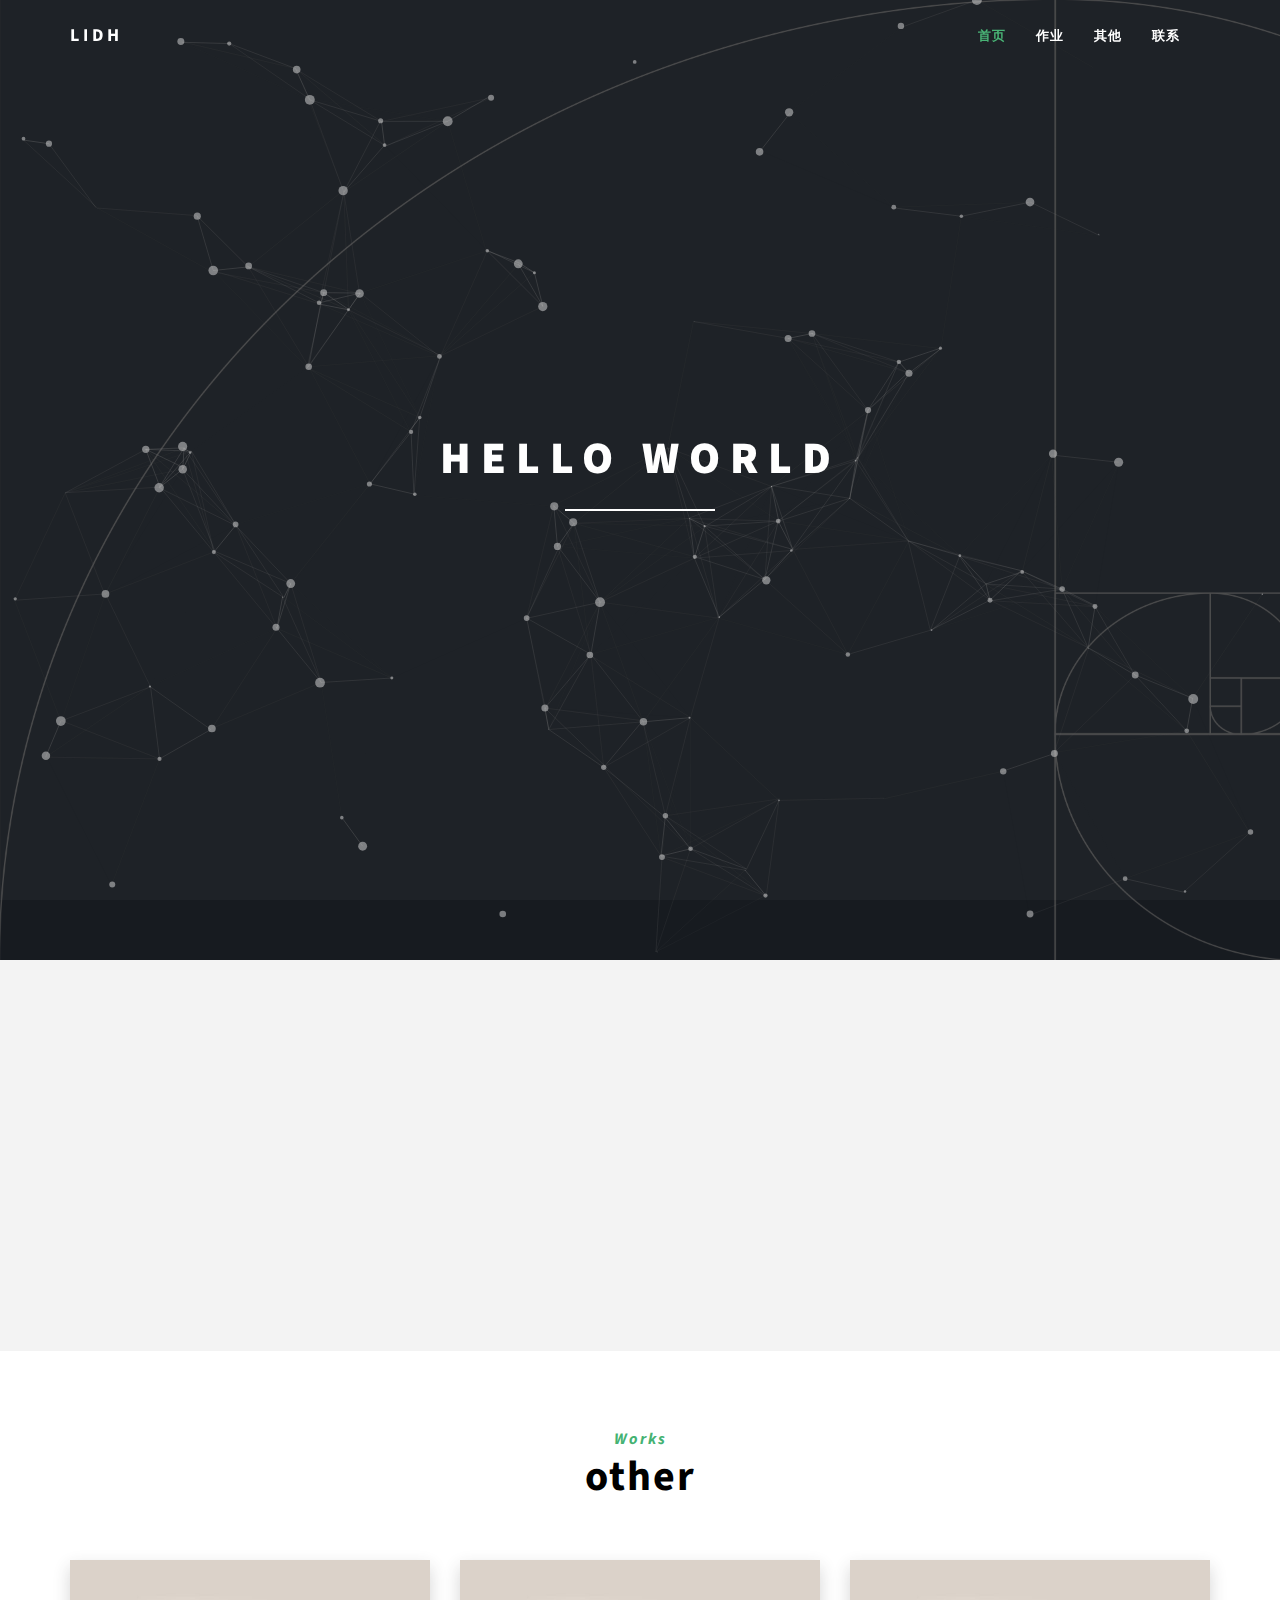
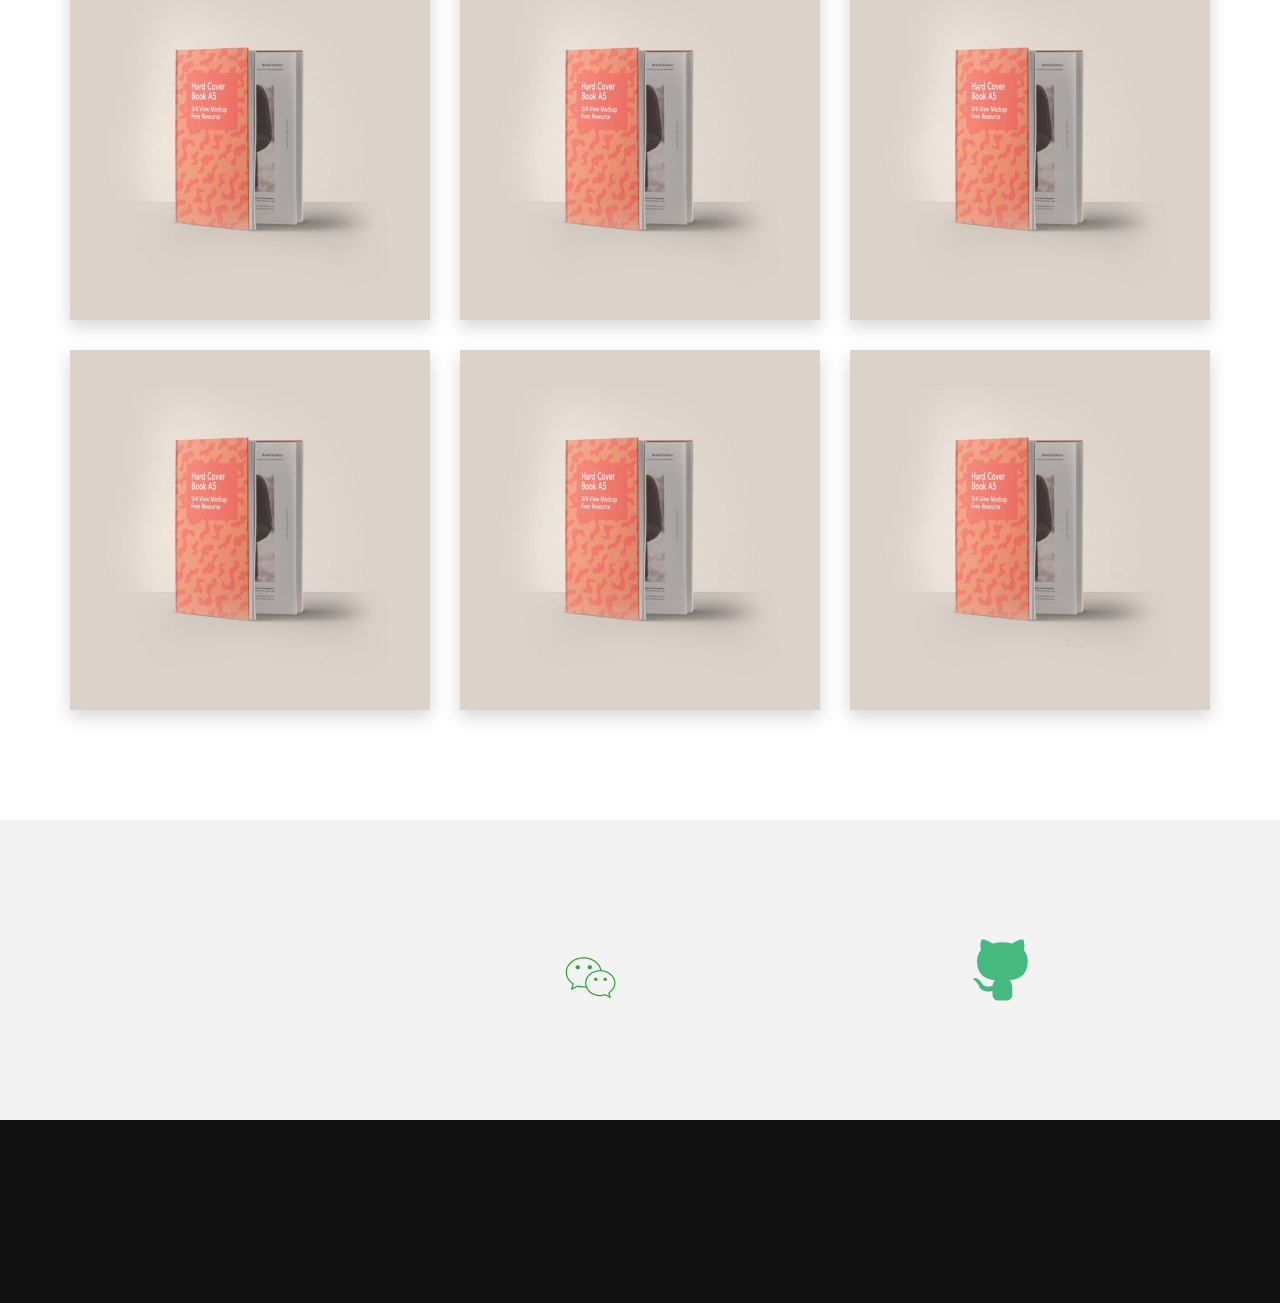
<file: index.html>
﻿<!DOCTYPE html>
<html lang="en">
<head>
<meta charset="utf-8">
<meta http-equiv="X-UA-Compatible" content="IE=edge">
<meta name="viewport" content="width=device-width, initial-scale=1">
<meta name="description" content="">
<meta name="keywords" content="">
<meta name="author" content="">
	<link rel="stylesheet" type="text/css" href="css/default.css" />
	<link rel="stylesheet" type="text/css" href="css/component.css" />
<title>Home</title>

<link href="css/bootstrap.min.css" rel="stylesheet">

<link href="css/magnific-popup.css" rel="stylesheet">
<link href="css/style.css" rel="stylesheet">
<script src="js/jquery-2.1.4.min.js"></script>
<script>
	function choice(){
		var sUserAgent = navigator.userAgent;
		var isAndroid = false;
		isAndroid = sUserAgent.toLowerCase().match(/android/i) == "android";  
		if(isAndroid) window.open('works/my/mobile/mobile.html')
		else window.open('works/my/俄罗斯方块.html')	
	}
</script>
<!--[if lt IE 9]>
<script src="js/html5shiv/3.7.2/html5shiv.min.js"></script>
<script src="js/respond/1.4.2/respond.min.js"></script>
<![endif]-->
</head>
<body>

<!--==== DEMO COLOR PANEL =====-->
<!--==== DEMO COLOR PANEL ===-->


<!--===== Preloader ====-->
<div class="preloader">
	<div class="spinner">
	  <div class="double-bounce1"></div>
	  <div class="double-bounce2"></div>
	</div>
</div>


 <!--=====****************** INTRO SECTION ****************************=====-->
<div id="home" class="intro-section">

 <!--===== HEADER AREA =====-->
	<header class="navbar custom-navbar">
		<div class="container">
			<div class="row">
				<div class="col-md-3 col-sm-3 col-xs-12">
					<div class="logo">
					   <div class="navbar-header">
							<button type="button" class="navbar-toggle" data-toggle="collapse" data-target=".navbar-collapse">
								<span class="sr-only">Toggle navigation</span>
								<span class="icon-bar"></span>
								<span class="icon-bar"></span>
								<span class="icon-bar"></span>
							</button>
						</div>
						<a href="#home">LIDH</a> <!--== logo ==-->
					</div>
				</div>
				
				<div class="col-md-9 col-sm-9 col-xs-12">
				   <nav class="main-menu">
					<div class="navbar-collapse collapse">
						<ul class="nav navbar-nav"> <!--== manin menu ==-->
							<li class="active smooth-scroll"><a class="theme-color" href="#home">首页</a></li>
							<li class="smooth-scroll"><a class="theme-color" href="#about">作业</a></li>
							<li class="smooth-scroll"><a class="theme-color" href="#portfolio">其他</a></li>
							<li class="smooth-scroll"><a class="theme-color" href="#1">联系</a></li>
						</ul>
					</div>
					</nav>
				</div>
				
			</div>
		   
		</div>
	</header>
<!--===== END HEADER AREA ======-->
	 
<!--======= WELCOME AREA =======-->
	<div class="welcome-area">
	  <div id="particles-js"></div>
	   <div class="welcome-table">
		   <div class="welcome-cell">
				<div class="container">
					<div class="row">
						<div class="col-md-12 col-sm-12 col-xs-12">
							<div class="welcome-text text-center">
								<h1>Hello World<span class="theme-color"></span></h1>
								<hr style="border:none;border-top:2px solid #fff;width:150px;" />
							</div>
						</div>
						
					</div>
				</div>
			</div>
		</div>
		<a href="#about" class="scroll-btn banner-icon theme-color"><i class="fa fa-angle-double-down"></i></a>
	</div>
	<!--===== END WELCOME AREA =====-->
	
</div>
<!--=====***************** END INTRO SECTION ***********************=====-->


<!--=====************** ABOUT SECTION ***************=====-->
<section id="about" class="about-section section-padding"style='background-color:rgba(139,139,139,0.1)'>
	<div class="container">
		<div class="row">
		   
			<div class="col-md-4">
			   <div class="author-image wow fadeInLeft" >
					<a onclick=choice() target='blank'><img style="box-shadow: -1px 1px 8px rgba(0, 0, 0, 0.4);border-radius: 5px;"src="images/works/sc.jpg" alt="Author Image"> </a>
				</div>
			</div>
			
			<div class="col-md-8">
			   <div class="about-text wow fadeInLeft" data-wow-delay="0.0s" style="position: relative;float: left">
					<h3>俄罗斯方块</h3>
					<div >
						
						<button style="background-color:black;color:white;font-weight:bold;border-radius:4px;width:80px;height:50px;position:relative;" onclick=choice()>run</button>
							<button style="background-color:black;color:white;font-weight:bold;border-radius:4px;height:50px;width:100px;position:relative;margin-left:10px" class="md-trigger" data-modal="modal-7">设计说明</button>
					</div>
			 </div>
				<div class="about-text wow fadeInRight"  style="margin-left:20px;float: right;padding: 30px;box-shadow: -1px 1px 8px rgba(0, 0, 0, 0.4);border-radius: 10px">
					 <h3>班级：软件开发16C</h3>
					<h3>2016030403112</h3>
					<h3>李定辉</h3>
					<div >
						<a href="https://github.com/DingHui-Li/Tetris_js" target="blank"><img src="images/github.png" style="width=:20px;height:20px;margin-right:10px; text-decoration: none"></img>https://github.com/DingHui-Li/Tetris_js</a>
					</div>
				</div>
			</div>
		</div>
		
	</div>
</section>
<!--=====*********** END ABOUT SECTION **************=====-->





<!--======********** PORTFOLIO SECTION *********======-->
<section id="portfolio" class="section-padding">
<div class="container">
	<div class="row">
			<div class="col-md-12">
				<div class="section-title">
					<h2><span class="theme-color">Works</span> other</h2>
				</div>
			</div>
		</div>

	<div class="row">
		<div class="col-md-4 col-sm-6 single-work">
			<a href="images/portfolio/item1.jpg" class="image-popup">
			<img src="images/portfolio/item1.jpg" alt="">
			<div class="itemHover">
				<div class="work-table">
					<div class="table-cell">
						<div class="hover-content">
							
							<h6>Category / Identity</h6>
						</div>
					</div>
				</div>
			  </div>
			</a>
		</div>   

		<div class="col-md-4 col-sm-6 single-work">
			<a href="images/portfolio/item2.jpg" class="image-popup">
				<img src="images/portfolio/item2.jpg" alt="">
					<div class="itemHover">
					<div class="work-table">
						<div class="table-cell">
							<div class="hover-content">
								<i class="fa fa-camera"></i>
								<h6>Category / Identity</h6>
							</div>
						</div>
					</div>
				  </div>
			</a>
		</div>  

		<div class="col-md-4 col-sm-6 single-work">
			<a href="images/portfolio/item3.jpg" class="image-popup">
				<img src="images/portfolio/item3.jpg" alt="">
			   <div class="itemHover">
					<div class="work-table">
						<div class="table-cell">
							<div class="hover-content">
								<i class="fa fa-camera"></i>
								<h6>Category / Identity</h6>
							</div>
						</div>
					</div>
				  </div>
			</a>
		</div>  

		<div class="col-md-4 col-sm-6 single-work">
			<a href="images/portfolio/item4.jpg" class="image-popup">
				<img src="images/portfolio/item4.jpg" alt="">
				<div class="itemHover">
					<div class="work-table">
						<div class="table-cell">
							<div class="hover-content">
								<i class="fa fa-camera"></i>
								<h6>Category / Identity</h6>
							</div>
						</div>
					</div>
				  </div>
			</a>
		</div>  
		
		<div class="col-md-4 col-sm-6 single-work">
			<a href="images/portfolio/item5.jpg" class="image-popup">
				<img src="images/portfolio/item5.jpg" alt="">
				<div class="itemHover">
					<div class="work-table">
						<div class="table-cell">
							<div class="hover-content">
								<i class="fa fa-camera"></i>
								<h6>Category / Identity</h6>
							</div>
						</div>
					</div>
				  </div>
			</a>
		</div>  

		<div class="col-md-4 col-sm-6 single-work">
			<a href="images/portfolio/item6.jpg" class="image-popup">
				<img src="images/portfolio/item6.jpg" alt="">
			</a>
		</div>  

	</div><!--/.row-->
</div><!--/.container-->
</section>
<!--======************ END PORTFOLIO SECTION **************======-->
<div class="md-modal md-effect-7" id="modal-7">
		<div class="md-content" style='width:150%;height:100vh;left:-15%;'>
		  <div style='width:100%;height:100%'>
				<div style='position: relative;left:40%;float:left'><h2>设计说明</h2></div>
				<div style='float:right;width:4em;height:4em'><button class="md-close" style="background-color:rgba(0,0,0,0);" 
				><img src='images/关闭.png'style="width:100%"></img></button></div>
				<iframe frameborder="0" src='report.html'style='width:100%;height:100%;'></iframe>
		  </div>
		  
	    </div>
	</div>
<section id="1" >
<div  style='background-color:rgba(139,139,139,0.1);height:300px'>
	<div class="md-modal md-effect-3" id="modal-3">
		<div class="md-content">
			<div style="position: relative;width:300px;height:300px;margin-left: auto;margin-right: auto">
				<img src="images/wechat.jpg"  style="width: 100%;border-radius: 10px"></img>
			</div>
			<div>
				<button class="md-close">Close</button>
			</div>
		</div>
	</div>
	<div class="container" style="position: relative;margin-left:30%;top:30%;">
		<div class="main clearfix">
			<div class="column">
				<button style="background-color:rgba(139,139,139,0)" class="md-trigger" data-modal="modal-3"><img src="images/微信.png"></img></button>
			</div>
			<div >
	<a href="https://github.com/DingHui-Li" target="blank"><img src="images/github.png"></img></a>
	</div>
		</div>
	</div><!-- /container -->
	
	<div class="md-overlay"></div><!-- the overlay element -->
	<script src="js/classie.js"></script>
	<script src="js/modalEffects.js"></script>
</div>

</section>


<!--======******************* FOOTER SECTION ******************======-->
<footer class="footer">
	<div class="container">
		<div class="row">
			<div class="col-lg-12 col-md-12 col-sm-12 col-xs-12 text-center">
			   <div class="footer-text wow fadeInUp" data-wow-delay="0.4s">
					<p>2018.6.12</p>
				</div>
			</div>
		</div>
	</div>
</footer>
<!--======******************* END FOOTER SECTION ***************======-->


<!--==== plugins js ====-->
<script src="js/plugins.js"></script>
<!--==== magnific-popup-options js ====-->
<script src="js/magnific-popup-options.js"></script>
<!--==== validator js ====-->
<script src="js/validator.min.js"></script>
<!--==== particles js ====-->
<script src="js/particles.min.js"></script>
<!--==== app js ====-->
<script src="js/app.js"></script>
<!--==== app js ====-->
<script src="js/wow-1.3.0.min.js"></script>
<!--==== main js ====-->
<script src="js/main.js"></script>
</body>
</html>
</file>
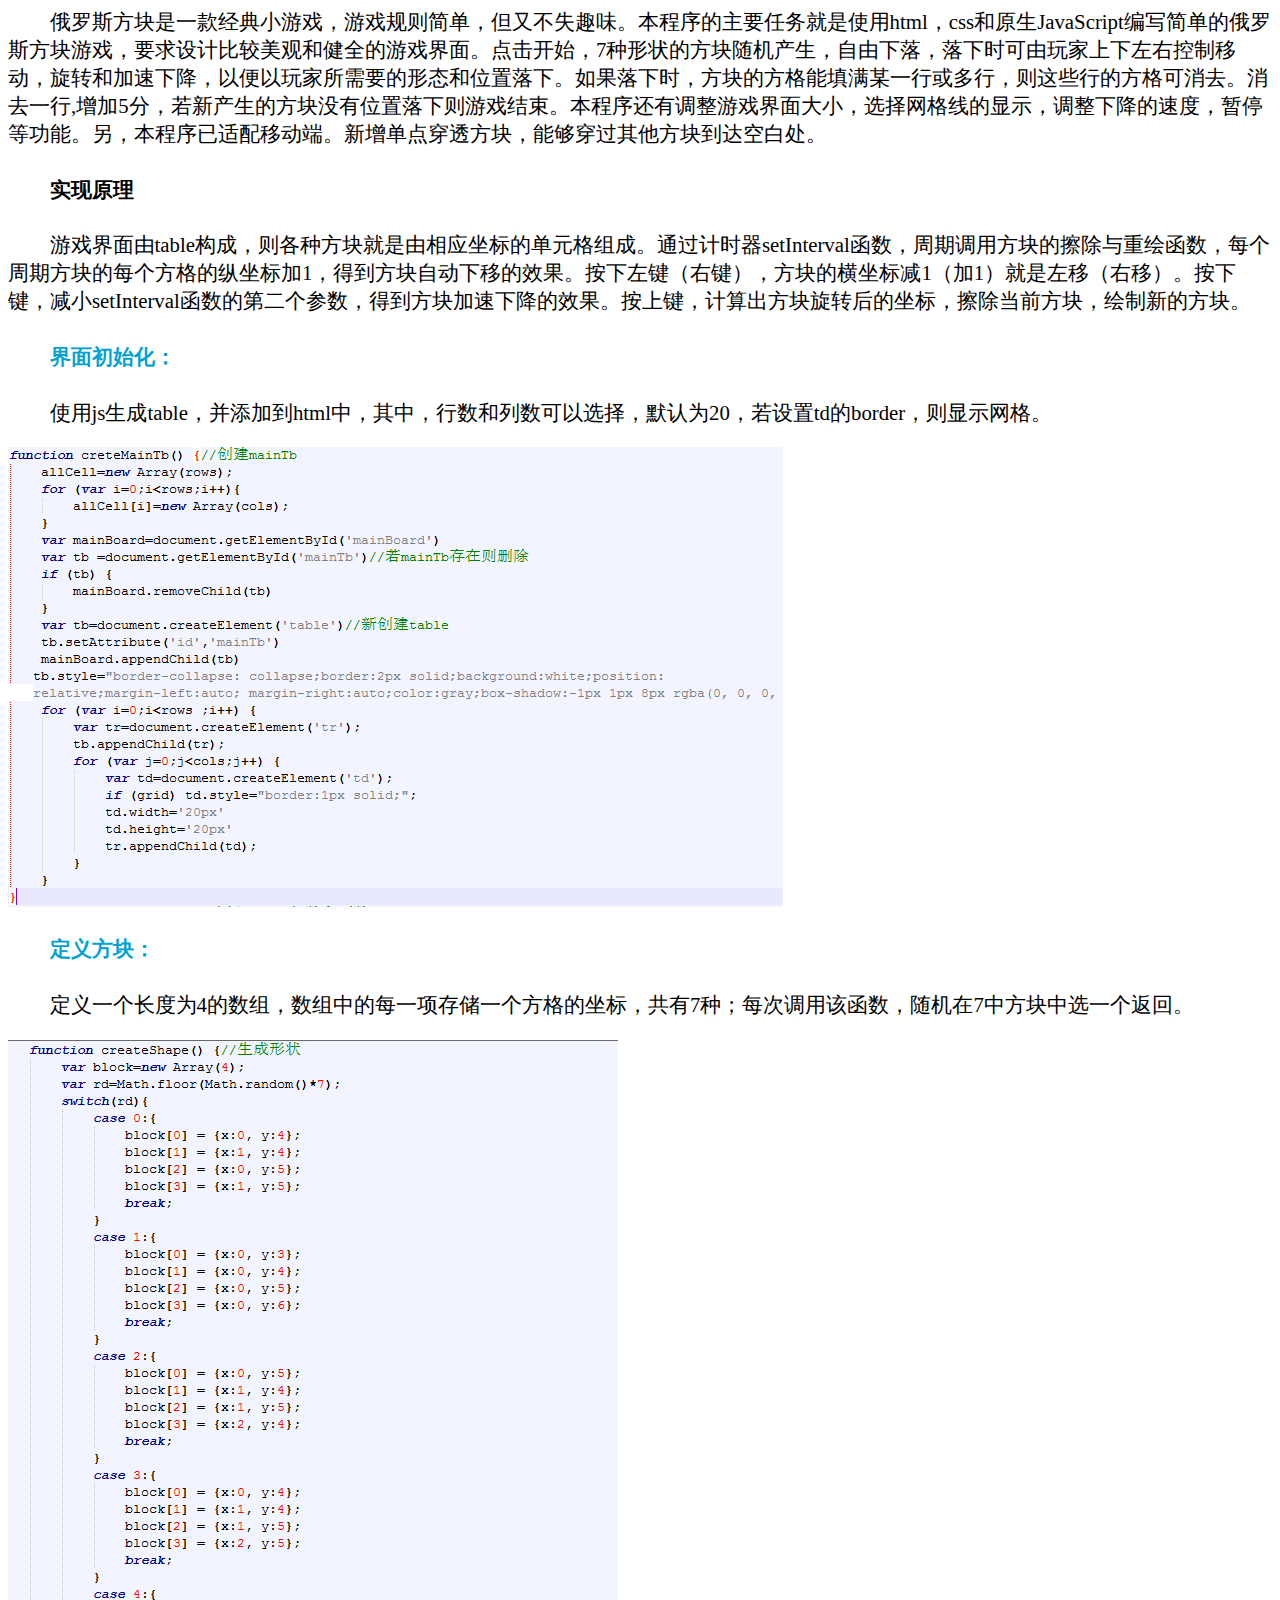
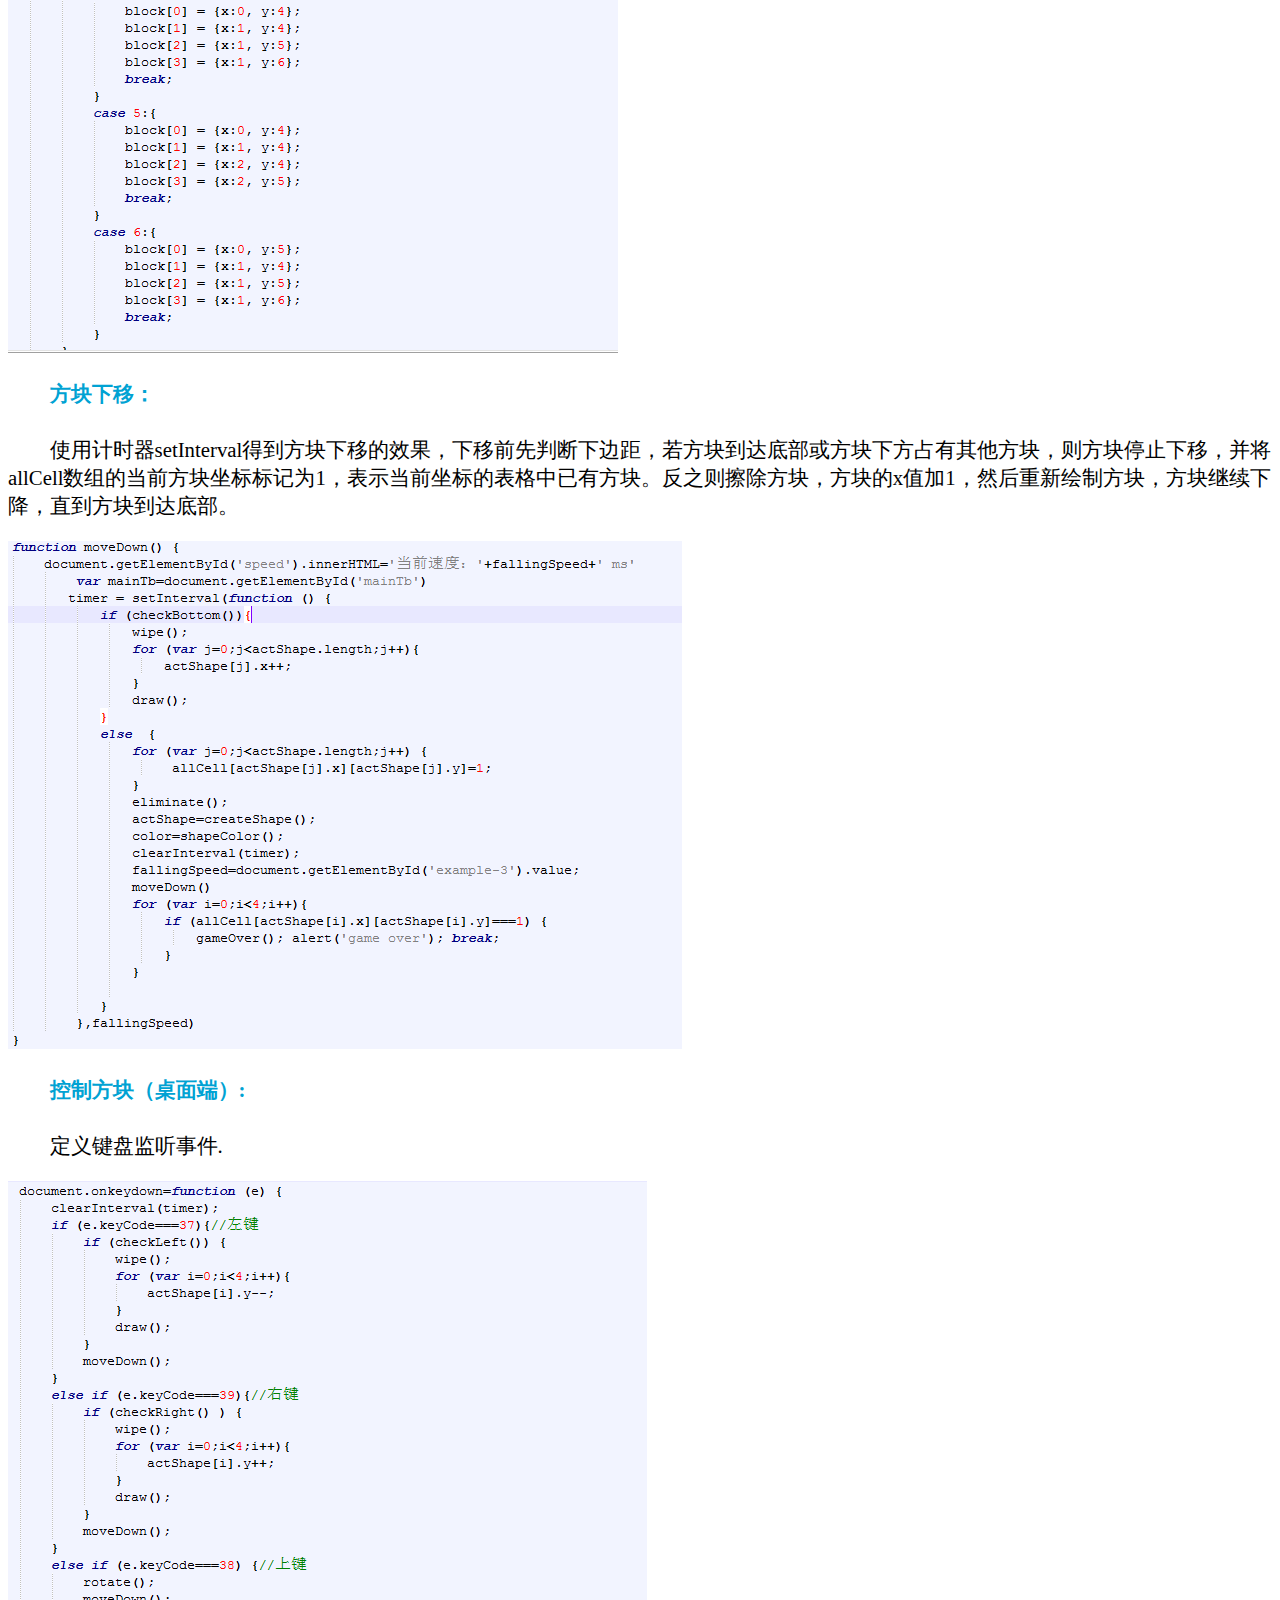
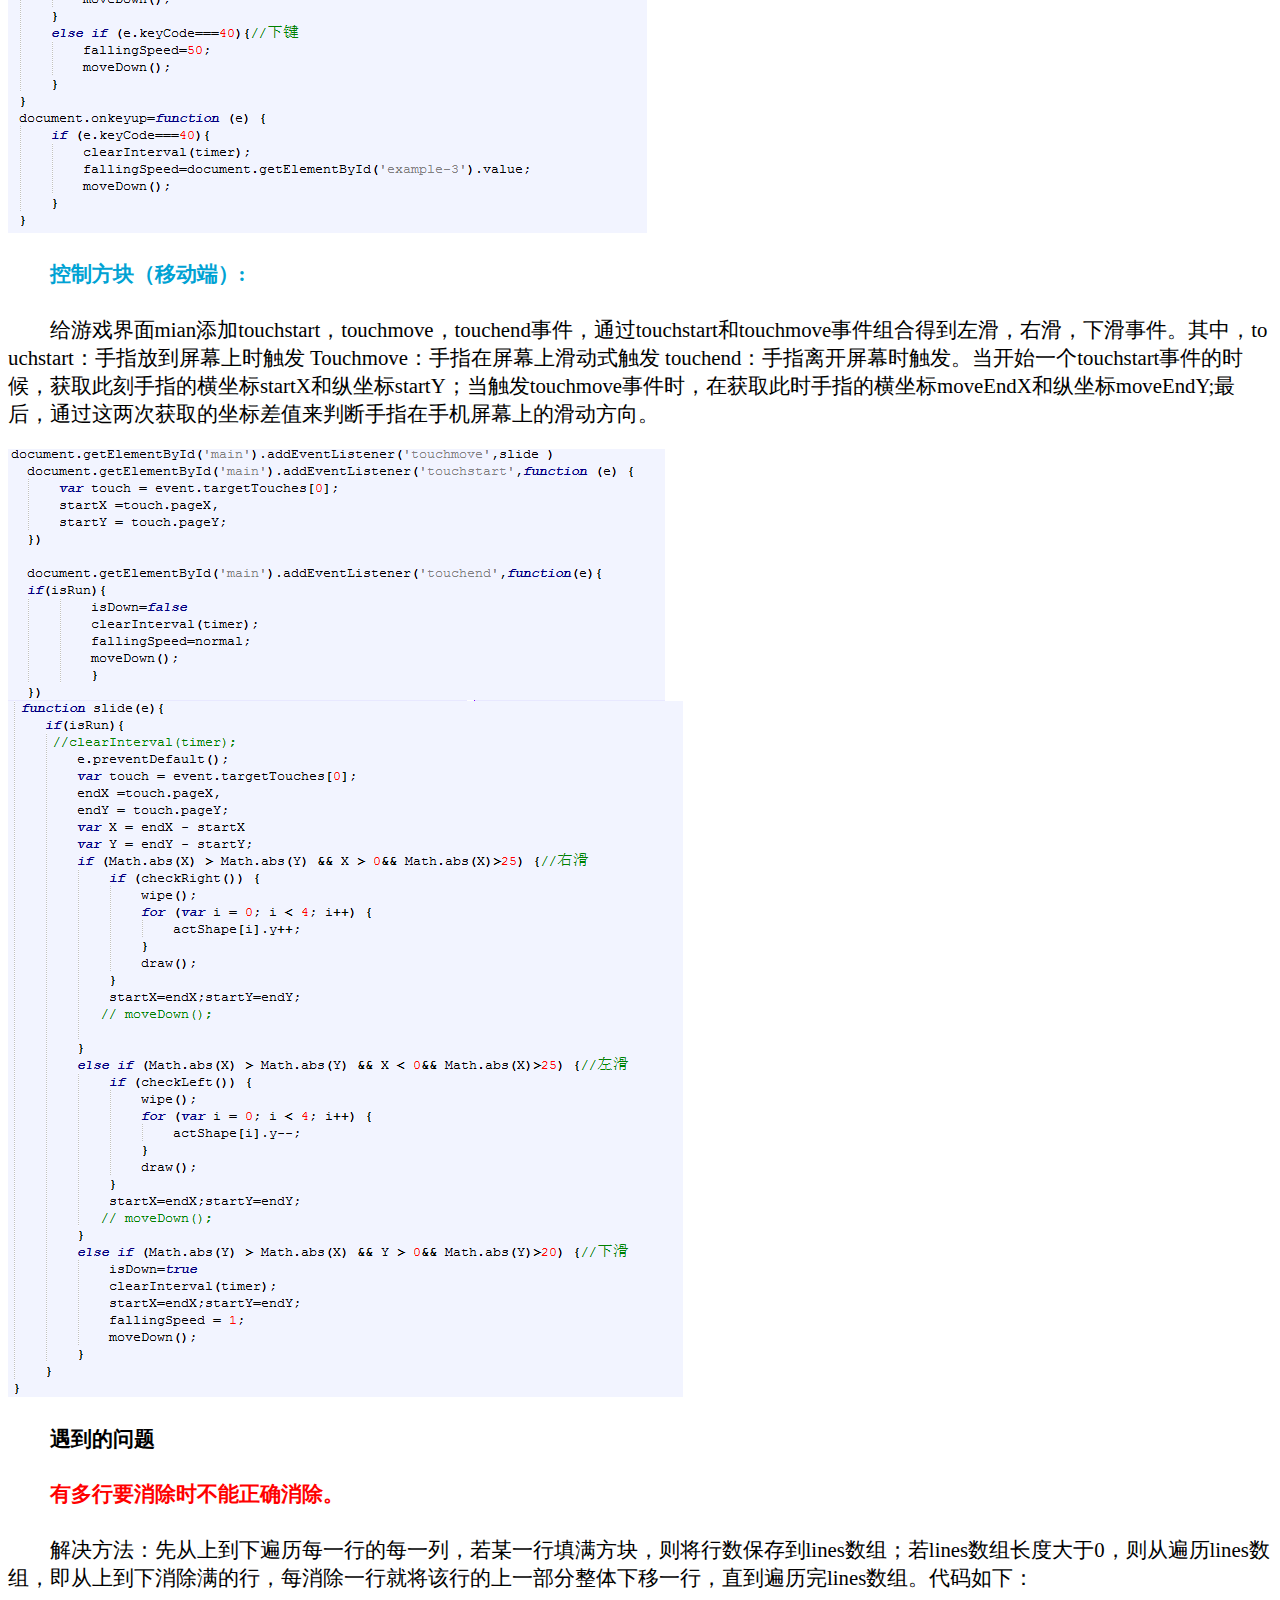
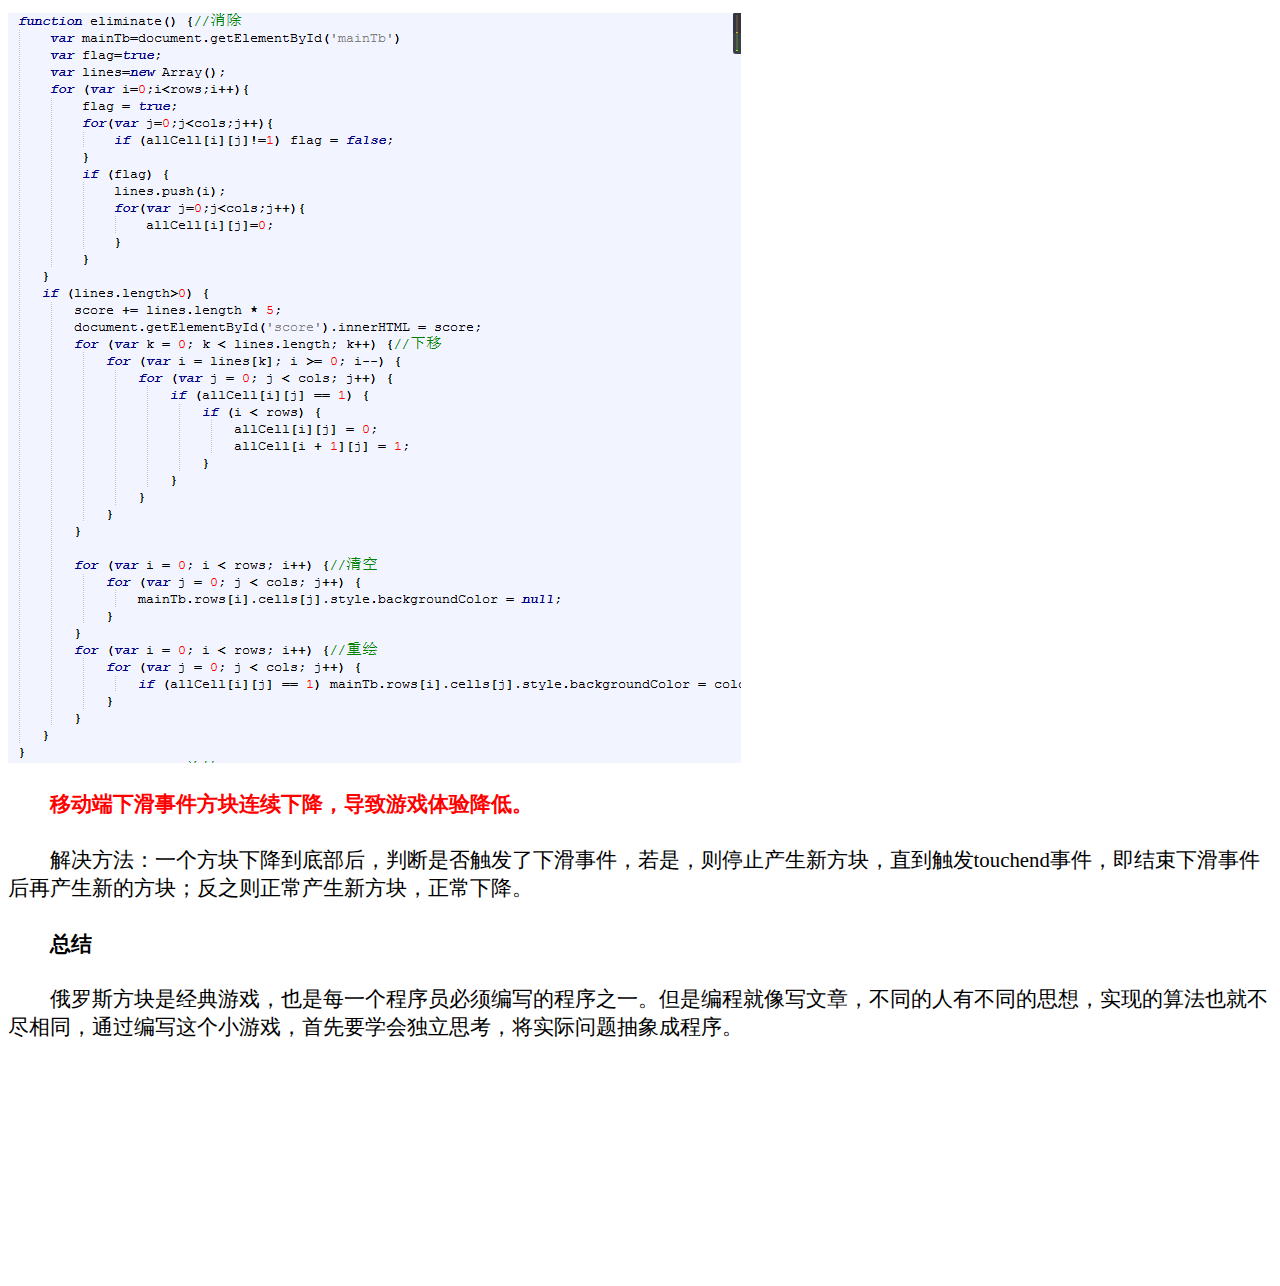
<file: report.html>
<html>
	<head>
		<meta charset="utf-8">
<title>Home</title>

	</head>
	<body>
		<div style='word-break:break-all;font-size:1.3em;text-indent:2em;'>			
			<p>俄罗斯方块是一款经典小游戏，游戏规则简单，但又不失趣味。本程序的主要任务就是使用html，css和原生JavaScript编写简单的俄罗斯方块游戏，要求设计比较美观和健全的游戏界面。点击开始，7种形状的方块随机产生，自由下落，落下时可由玩家上下左右控制移动，旋转和加速下降，以便以玩家所需要的形态和位置落下。如果落下时，方块的方格能填满某一行或多行，则这些行的方格可消去。消去一行,增加5分，若新产生的方块没有位置落下则游戏结束。本程序还有调整游戏界面大小，选择网格线的显示，调整下降的速度，暂停等功能。另，本程序已适配移动端。新增单点穿透方块，能够穿过其他方块到达空白处。
			</p>
			<h4>实现原理</h4>
			<p>游戏界面由table构成，则各种方块就是由相应坐标的单元格组成。通过计时器setInterval函数，周期调用方块的擦除与重绘函数，每个周期方块的每个方格的纵坐标加1，得到方块自动下移的效果。按下左键（右键），方块的横坐标减1（加1）就是左移（右移）。按下键，减小setInterval函数的第二个参数，得到方块加速下降的效果。按上键，计算出方块旋转后的坐标，擦除当前方块，绘制新的方块。
			</p>
			<h4 style='color:#00a2d3'>界面初始化：</h4>
			<p>使用js生成table，并添加到html中，其中，行数和列数可以选择，默认为20，若设置td的border，则显示网格。
			</p>
			<img src='images/reportImg/1.png'>
			<h4 style='color:#00a2d3'>定义方块：</h4>
			<p>定义一个长度为4的数组，数组中的每一项存储一个方格的坐标，共有7种；每次调用该函数，随机在7中方块中选一个返回。
			</p>
			<img src='images/reportImg/2.png'>
			<h4 style='color:#00a2d3'>方块下移：</h4>
			<p>使用计时器setInterval得到方块下移的效果，下移前先判断下边距，若方块到达底部或方块下方占有其他方块，则方块停止下移，并将allCell数组的当前方块坐标标记为1，表示当前坐标的表格中已有方块。反之则擦除方块，方块的x值加1，然后重新绘制方块，方块继续下降，直到方块到达底部。
			</p>
			<img src='images/reportImg/3.png'>
			<h4 style='color:#00a2d3'>控制方块（桌面端）:</h4>
			<p>定义键盘监听事件.</p>
			<img src='images/reportImg/4.png'>
			<h4 style='color:#00a2d3'>控制方块（移动端）:</h4>
			<p>给游戏界面mian添加touchstart，touchmove，touchend事件，通过touchstart和touchmove事件组合得到左滑，右滑，下滑事件。其中，touchstart：手指放到屏幕上时触发 
			Touchmove：手指在屏幕上滑动式触发 touchend：手指离开屏幕时触发。当开始一个touchstart事件的时候，获取此刻手指的横坐标startX和纵坐标startY；当触发touchmove事件时，在获取此时手指的横坐标moveEndX和纵坐标moveEndY;最后，通过这两次获取的坐标差值来判断手指在手机屏幕上的滑动方向。
			</p>
			<img src='images/reportImg/5.png'>
			<img src='images/reportImg/6.png'>
			<h4>遇到的问题</h4>
			<h4 style='color:red'>有多行要消除时不能正确消除。</h4>
			<p>解决方法：先从上到下遍历每一行的每一列，若某一行填满方块，则将行数保存到lines数组；若lines数组长度大于0，则从遍历lines数组，即从上到下消除满的行，每消除一行就将该行的上一部分整体下移一行，直到遍历完lines数组。代码如下：
			</p>
			<img src='images/reportImg/7.png'>
			<h4 style='color:red'>移动端下滑事件方块连续下降，导致游戏体验降低。</h4>
			<p>解决方法：一个方块下降到底部后，判断是否触发了下滑事件，若是，则停止产生新方块，直到触发touchend事件，即结束下滑事件后再产生新的方块；反之则正常产生新方块，正常下降。
			</p>
			<h4>总结</h4>
			<p>俄罗斯方块是经典游戏，也是每一个程序员必须编写的程序之一。但是编程就像写文章，不同的人有不同的思想，实现的算法也就不尽相同，通过编写这个小游戏，首先要学会独立思考，将实际问题抽象成程序。
			</p>
			<br><br><br><br><br><br><br><br><br>
		</div>
		<script src="js/plugins.js"></script>
		<script src="js/magnific-popup-options.js"></script>
	</body>
</html>
</file>
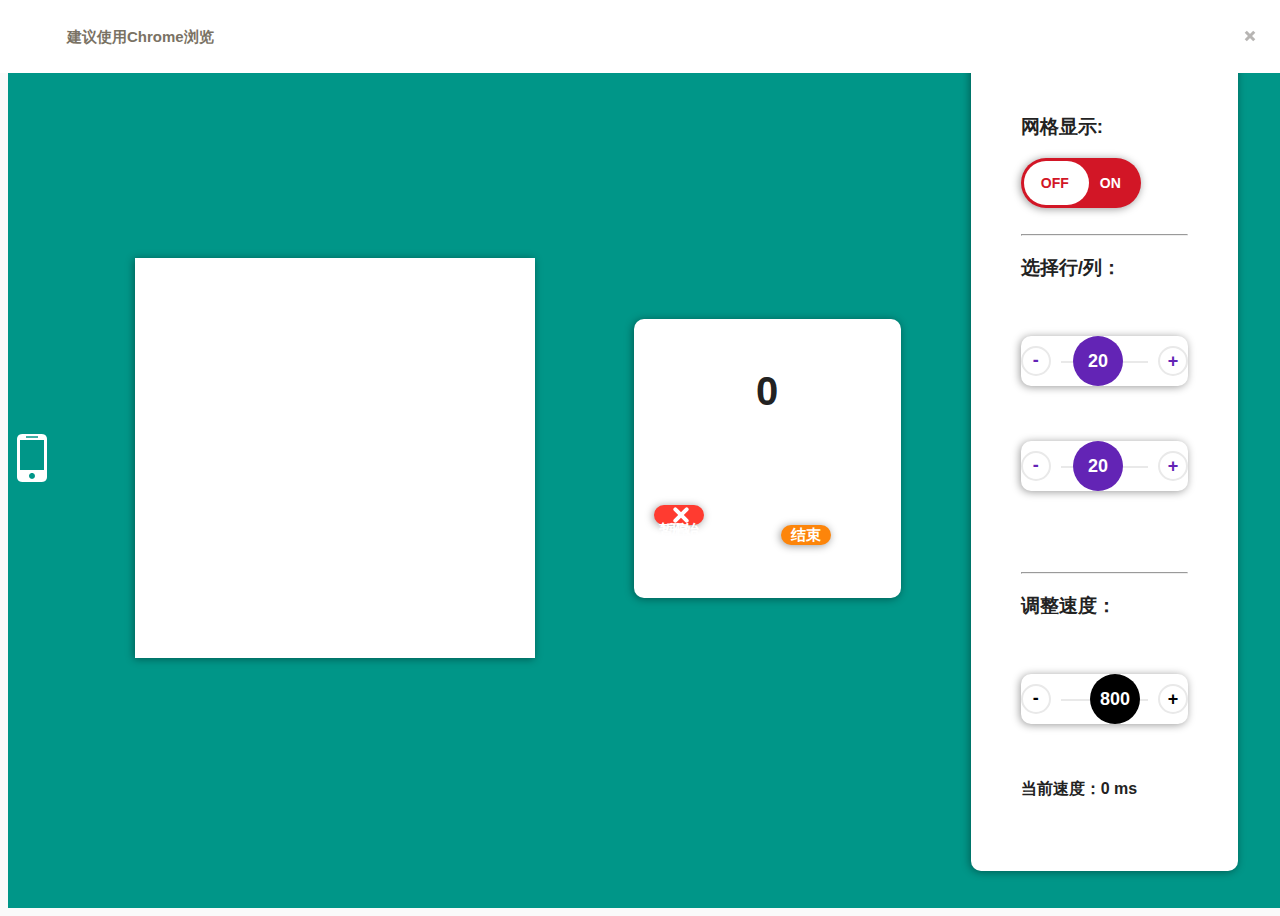
<file: works/my/俄罗斯方块.html>
<html>
<head>
    <meta http-equiv="Content-Type" content="text/html; charset=UTF-8">
    <meta name="viewport" content="user-scalable=no">
	<title>俄罗斯方块</title>
    <link href="css/base.css" rel="stylesheet"><!--//滑块-->
    <link href="dist/srs.css" rel="stylesheet">
    <script src="dist/jquery.js"></script>
    <script src="dist/srs.js"></script>
    <link rel="stylesheet" href="css/style.css">
    <link rel="stylesheet" href="css/style1.css"><!--//开始/暂停按钮-->
    <link rel="stylesheet" href="css/style2.css"><!--//开关按钮-->
	<link rel="stylesheet" type="text/css" href="css/demo.css" />
<link rel="stylesheet" type="text/css" href="css/ns-default.css" />
<link rel="stylesheet" type="text/css" href="css/ns-style-bar.css" />
<script src="js/modernizr.custom.js"></script>
    <script>
        var rows=20;//行数
        var cols=20;//列数
        var actShape;//当前方块
        var allCell;//所有单元格的状态
        var timer;//定时器
        var fallingSpeed=800;//下移速度
        var score=0;//分数
        var grid=false;//网格
        var color=shapeColor();//方块颜色
        window.onload=function () {
            document.getElementById('score').innerHTML=score;
            creteMainTb()
            choiceSize();
            actShape=createShape();
            start();
            changeSpeed()
        }

        document.onkeydown=function (e) {
            clearInterval(timer);
            if (e.keyCode===37){//左键
                if (checkLeft()) {
                    wipe();
                    for (var i=0;i<4;i++){
                        actShape[i].y--;
                    }
                    draw();
                }
                moveDown();
            }
            else if (e.keyCode===39){//右键
                if (checkRight() ) {
                    wipe();
                    for (var i=0;i<4;i++){
                        actShape[i].y++;
                    }
                    draw();
                }
                moveDown();
            }
            else if (e.keyCode===38) {//上键
                rotate();
                moveDown();
            }
            else if (e.keyCode===40){//下键
                fallingSpeed=50;
                moveDown();
            }

        }
        document.onkeyup=function (e) {
            if (e.keyCode===40){
                clearInterval(timer);
                fallingSpeed=document.getElementById('example-3').value;
                moveDown();
            }
        }
        function start() {
                var yes=document.getElementById('yes');
                var no=document.getElementById('no');
                yes.onclick=function () {
                    fallingSpeed=document.getElementById('example-3').value;
                    moveDown();
                }
                no.onclick=function () {
                    clearInterval(timer);
                }
                var check=document.getElementById('dn');
                check.onclick=function () {
                    if (check.checked){
                        grid = true;gameOver();document.getElementById('score').innerHTML=0;
						creteMainTb();
                    }else {
                        grid = false;gameOver();document.getElementById('score').innerHTML=0;
						creteMainTb();
                    }
                }
        }
        function changeSpeed() {
            document.getElementById('a').onclick=function () {
                fallingSpeed=document.getElementById('example-3').value;
                clearInterval(timer);
                moveDown();
            }

        }
        function creteMainTb() {//创建mainTb
            allCell=new Array(rows);
            for (var i=0;i<rows;i++){
                allCell[i]=new Array(cols);
            }
			for(var i=0;i<rows;i++){
				for(var j=0;j<cols;j++)(
					allCell[i][j]={state:0,color:'null'}
				)
			}
            var mainBoard=document.getElementById('mainBoard')
            var tb =document.getElementById('mainTb')//若mainTb存在则删除
            if (tb) {
                mainBoard.removeChild(tb)
            }
            var tb=document.createElement('table')//新创建table
            tb.setAttribute('id','mainTb')
            mainBoard.appendChild(tb)
           tb.style="border-collapse: collapse;background:white;position: relative;margin-left:auto; margin-right:auto;color:gray;box-shadow:-1px 1px 8px rgba(0, 0, 0, 0.4);"
            for (var i=0;i<rows ;i++) {
                var tr=document.createElement('tr');
                tb.appendChild(tr);
                for (var j=0;j<cols;j++) {
                    var td=document.createElement('td');
                    if (grid) td.style="border:1px solid;";
                    td.width='20px'
                    td.height='20px'
                    tr.appendChild(td);
                }
            }
        }
        function choiceSize() {//选择mainTb行数和列数
            document.getElementById('row').onclick=function () {
                var r=document.getElementById('example-1').value;
                var c=document.getElementById('example-2').value;
                rows=r;cols=c;creteMainTb();
		        gameOver();document.getElementById('score').innerHTML=0;
				
            }
            document.getElementById('col').onclick=function () {
                var r=document.getElementById('example-1').value;
                var c=document.getElementById('example-2').value;
                rows=r;cols=c;creteMainTb();
				 gameOver();document.getElementById('score').innerHTML=0;
            }
        }
        function eliminate() {//消除
            var mainTb=document.getElementById('mainTb')
            var flag=true;
            var lines=new Array();
            for (var i=0;i<rows;i++){
                flag = true;
                for(var j=0;j<cols;j++){
                    if (allCell[i][j].state!=1) flag = false;
                }
                if (flag) {
                    lines.push(i);
                    for(var j=0;j<cols;j++){
                        allCell[i][j].state=0;
						allCell[i][j].color='null'
                    }
                }
           }
           if (lines.length>0) {
               score += lines.length * 5;
               document.getElementById('score').innerHTML = score;
               for (var k = 0; k < lines.length; k++) {//下移
                   for (var i = lines[k]; i >= 0; i--) {
                       for (var j = 0; j < cols; j++) {
                           if (allCell[i][j].state == 1) {
                               if (i < rows) {
                                   allCell[i][j].state = 0;
								   allCell[i + 1][j].color= allCell[i][j].color;
								    allCell[i][j].color='null'
                                   allCell[i + 1][j].state = 1;
                               }
                           }
                       }
                   }
               }

               for (var i = 0; i < rows; i++) {//清空
                   for (var j = 0; j < cols; j++) {
                       mainTb.rows[i].cells[j].style.backgroundColor = null;
                   }
               }
               for (var i = 0; i < rows; i++) {//重绘
                   for (var j = 0; j < cols; j++) {
                       if (allCell[i][j].state == 1) mainTb.rows[i].cells[j].style.backgroundColor = allCell[i][j].color;
                   }
               }
           }
        }
        function rotate() {//旋转
            var temp =new Array(4);
            for (var i=0;i<4;i++){
                temp[i]={x:actShape[i].x,y:actShape[i].y};
            }
            var cx = Math.round((temp[0].x + temp[1].x + temp[2].x + temp[3].x)/4);
            var cy = Math.round((temp[0].y + temp[1].y + temp[2].y + temp[3].y)/4);
            for(var i=0; i<4; i++){
                temp[i].x = cx+cy-actShape[i].y;
                temp[i].y = cy-cx+actShape[i].x;
            }
             if (judge(temp)){
                wipe();
                 for(var i=0; i<4; i++){
                     actShape[i].x = temp[i].x;
                     actShape[i].y = temp[i].y;
                 }
             draw();
            }
        }
        function judge(temp) {
            for(var i=0; i<4; i++){
                if (temp[i].x>=mainTb.rows.length-1) return false;
                else if (temp[i].y<=0) return false;
                else if (temp[i].y+1>=mainTb.rows[0].cells.length) return false;
            }
            return true;
        }
        function moveDown() {
            document.getElementById('speed').innerHTML='当前速度：'+fallingSpeed+' ms'
                var mainTb=document.getElementById('mainTb')
               timer = setInterval(function () {
                   if (checkBottom()){
                       wipe();
                       for (var j=0;j<actShape.length;j++){
                           actShape[j].x++;
                       }
                       draw();
                   }
                   else  {
                       for (var j=0;j<actShape.length;j++) {
                            allCell[actShape[j].x][actShape[j].y].state=1;
							allCell[actShape[j].x][actShape[j].y].color=color;
                       }
                       eliminate();
                       actShape=createShape();
                       color=shapeColor();
                       clearInterval(timer);
                       fallingSpeed=document.getElementById('example-3').value;
                       moveDown()
                       for (var i=0;i<4;i++){
                           if (allCell[actShape[i].x][actShape[i].y].state==1) {
                               gameOver(); alert('game over'); break;
                           }
                       }

                   }
                },fallingSpeed)
        }
        function gameOver() {
            var mainTb=document.getElementById('mainTb')
            clearInterval(timer);
			 score = 0;
            for (var i = 0; i < rows; i++) {
                for (var j = 0; j < cols; j++){
                    allCell[i][j].state=0;
					allCell[i][j].color='null';
                    mainTb.rows[i].cells[j].style.backgroundColor=null;
                    }
            }
			
        }
        function checkBottom() {//检查下边距
            var mainTb=document.getElementById('mainTb')
			if(actShape[0].x==actShape[1].x&&actShape[0].y==actShape[1].y){//若是单点方块
				var　top=-1;var col=actShape[0].y;var bottom=-1;//穿过其他方块到达空白处
				for(var i=0;i<mainTb.rows.length;i++){
					if(allCell[i][col].state==1){
						top=i;break;
					}
				}
				for(var i=mainTb.rows.length-1;i>top;i--){
					if(allCell[i][col].state==0){
						bottom=i;break;
					}
				}
				if(bottom!=-1){
					if(actShape[0].x<bottom) return true;
					else return false;
				}
				else if(actShape[0].x>=mainTb.rows.length-1) return false;
			}
			else{
				for (var i=0;i<4;i++ ) {
                if (actShape[i].x>=mainTb.rows.length-1) return false;
                if (allCell[actShape[i].x+1][actShape[i].y].state===1)return false;
				}
			}
		     
            return true;
        }
        function checkLeft() {//检查左边距
            for (var i=0;i<4;i++ ) {
                if (actShape[i].y<=0) return false;
                if (allCell[actShape[i].x][actShape[i].y-1].state===1)return false;
            }
            return true;
        }
        function checkRight() {//检查右边距
            var mainTb=document.getElementById('mainTb');
            for (var i=0;i<4;i++ ) {
                if (actShape[i].y+1>=mainTb.rows[0].cells.length) return false;
                if (allCell[actShape[i].x][actShape[i].y+1].state===1)return false;
            }
            return true;
        }
        function draw() {//绘制方块
            var mainTb=document.getElementById('mainTb')
			for (var i=0;i<4;i++) {
				mainTb.rows[actShape[i].x].cells[actShape[i].y].style.backgroundColor=color;
				if(actShape[0].x==actShape[1].x&&actShape[0].y==actShape[1].y){//若是单点方块
					mainTb.rows[actShape[i].x-1].cells[actShape[i].y].style.backgroundColor=allCell[actShape[i].x-1][actShape[i].y].color;
				}
			}
        }
        function wipe() {//擦除方块
            var mainTb=document.getElementById('mainTb')
			for (var i=0;i<4;i++){
				mainTb.rows[actShape[i].x].cells[actShape[i].y].style.backgroundColor=null
			}  
        }
        function shapeColor() {//方块颜色
            var color=new Array('#4578e7','#e23c3c','#eeb144','#409d4e');
            var rd=Math.floor(Math.random()*4);
            return color[rd];
        }
        function createShape() {//生成方块
            var block=new Array(4);
            var rd=Math.floor(Math.random()*8);
            switch(rd){
                case 0:{
                    block[0] = {x:0, y:4};
                    block[1] = {x:1, y:4};
                    block[2] = {x:0, y:5};
                    block[3] = {x:1, y:5};
                    break;
                }
                case 1:{
                    block[0] = {x:0, y:3};
                    block[1] = {x:0, y:4};
                    block[2] = {x:0, y:5};
                    block[3] = {x:0, y:6};
                    break;
                }
                case 2:{
                    block[0] = {x:0, y:5};
                    block[1] = {x:1, y:4};
                    block[2] = {x:1, y:5};
                    block[3] = {x:2, y:4};
                    break;
                }
                case 3:{
                    block[0] = {x:0, y:4};
                    block[1] = {x:1, y:4};
                    block[2] = {x:1, y:5};
                    block[3] = {x:2, y:5};
                    break;
                }
                case 4:{
                    block[0] = {x:0, y:4};
                    block[1] = {x:1, y:4};
                    block[2] = {x:1, y:5};
                    block[3] = {x:1, y:6};
                    break;
                }
                case 5:{
                    block[0] = {x:0, y:4};
                    block[1] = {x:1, y:4};
                    block[2] = {x:2, y:4};
                    block[3] = {x:2, y:5};
                    break;
                }
                case 6:{
                    block[0] = {x:0, y:5};
                    block[1] = {x:1, y:4};
                    block[2] = {x:1, y:5};
                    block[3] = {x:1, y:6};
                    break;
                }
				case 7:{
                    block[0] = {x:0, y:5};
					block[1] = {x:0, y:5};
					block[2] = {x:0, y:5};
					block[3] = {x:0, y:5};
                    break;
                }
            }
            return block;
        }
    </script>
</head>
<body id="body" >
	<img src='mobile/icon/手机.png'onclick="window.location.href='mobile/mobile.html'"></img>
    <div style="float: left;width: 1000px" id="mainBoard"></div>
    <div style=" width: 400px;margin: 20px;padding:50px;background-color: white;box-shadow:-1px 1px 8px rgba(0, 0, 0, 0.4);border-radius: 10px">
        <div style="text-align: center;font-size: 40px;" id="score">score</div>
        <br><br><br><br><br><br>
        <table style="position:relative;margin-left: auto;margin-right: auto">
            <tr>
                <td style="width:10rem">
                    <div style="position: relative;margin-left: 5rem">
                        <form action=""style="position:relative;" >
                        <input type="radio" name="rdo" id="yes"  />
                        <input type="radio" name="rdo" id="no" checked/>
                        <div class="switch" style="width: 10rem;height: 4rem;">
                            <label for="yes"style="font-size: 3rem;font-weight:bold;color: white">开始</label>
                            <label for="no" style="font-size: 3rem;font-weight:bold;color: white">暂停</label>
                            <span></span>
                        </div>
                    </form>
                    </div>
                </td>
                <td style="width:10rem">
                    <div style="position: relative;margin-left: 5rem">
                        <button class="btn"onclick="gameOver()" style="width: 10rem;font-weight:bold;height: 4rem;font-size:3rem;background-color: #fd850a;color: white">
                            结束
                        </button>
                    </div>
                </td>
            </tr>
        </table>
    </div >
    <div style="margin: 50px;background-color: white;width:400px;padding: 50px;box-shadow: -1px 1px 8px rgba(0, 0, 0, 0.4);border-radius: 10px">
        <div class="toggleWrapper">
            <h3 style="position: relative;float: left;margin-right: 20px">网格显示: </h3>
            <input type="checkbox" id="dn" class="dn">
            <label for="dn" class="toggle"><span class="toggle__handler"></span></label>
        </div>
        <br><hr>
        <h3>选择行/列：</h3>
        <div class="wrap" id="row" style="box-shadow: -1px 1px 8px rgba(0, 0, 0, 0.4);border-radius: 10px;">
            <input id="example-1" name="example-1" placeholder="0 - 100" type="number" min="10" max="40" step="1" value="20" data-color="#6324B5" class="srs">
        </div>
        <div class="wrap" id="col" style="box-shadow: -1px 1px 8px rgba(0, 0, 0, 0.4);border-radius: 10px">
            <input id="example-2" name="example-1" placeholder="0 - 100" type="number" min="10" max="40" step="1" value="20" data-color="#6324B5" class="srs">
        </div>

        <br><hr >
        <h3>调整速度：</h3>
        <div class="wrap" id="a" style="box-shadow: -1px 1px 8px rgba(0, 0, 0, 0.4);border-radius: 10px;">
            <input id="example-3" name="example-2" placeholder="200 - 800" type="number" min="100" max="1000" step="10" value="800" data-color="black" class="srs">
        </div>
        <div><h4 id="speed">当前速度：0 ms</h4></div>
    </div>
	<script src="js/classie.js"></script>
	<script src="js/notificationFx.js"></script>
	<script>
		var notification = new NotificationFx({
			message : '<span class="icon icon-settings"></span><p style="font-size:15px" >建议使用Chrome浏览 </p>',
			layout : 'bar',
			effect : 'exploader',
			type : 'notice', // notice, warning or error
		});
		notification.show();
	</script>
</body>
</html>
</file>
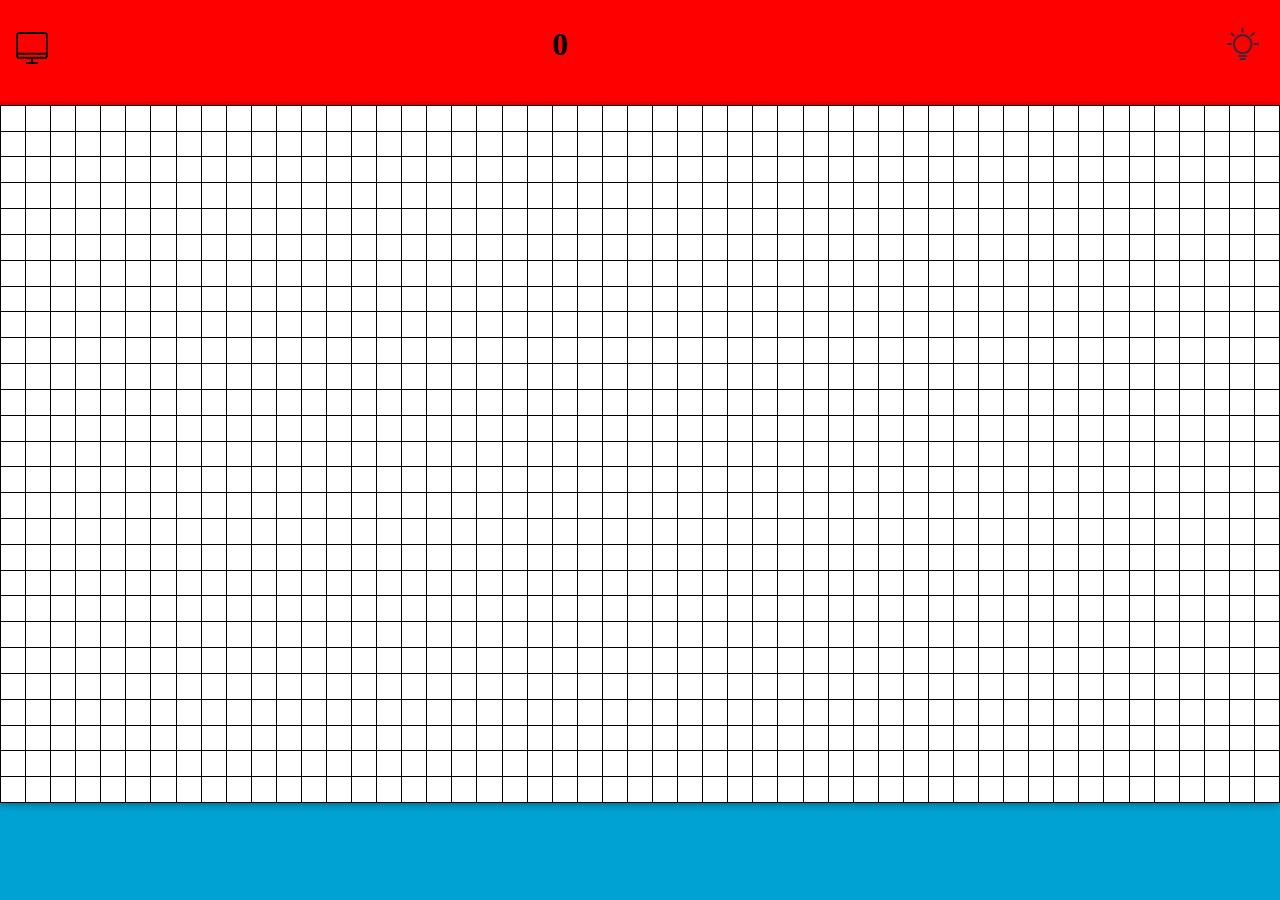
<file: works/my/mobile/mobile.html>
<html>
<head>
    <meta http-equiv="Content-Type" content="text/html; charset=UTF-8">
	<meta content="width=device-width, initial-scale=1.0, maximum-scale=1.0, user-scalable=0;" name="viewport" />
	<meta name="apple-mobile-web-app-capable" content="yes" />
	<title>俄罗斯方块</title>
	<link rel="stylesheet" type="text/css" href="css/component.css" />
	<link rel="stylesheet" type="text/css" href="css/default.css" />
    <script>
        var rows;
        var cols;
        var actShape;//当前图形
        var allCell;//所有单元格的状态
        var timer;//定时器
		var normal=600//正常速度
        var fallingSpeed=normal//下移速度
        var score=0;//分数
        var color=shapeColor();
		var isRun=false
		var isDown=false
        window.onload=function () {
		rows=parseInt(document.getElementById("mainBoard").offsetHeight/25);//行数
        cols=parseInt(document.getElementById("mainBoard").offsetWidth/25);//列数
            document.getElementById('score').innerHTML=score;
            creteMainTb()
            actShape=createShape();
			  document.getElementById('main').addEventListener('touchmove',slide )
                document.getElementById('main').addEventListener('touchstart',function (e) {
                    var touch = event.targetTouches[0];
                    startX =touch.pageX,
                    startY = touch.pageY;
                })
			
				document.getElementById('main').addEventListener('touchend',function(e){
				if(isRun){
						isDown=false
						clearInterval(timer);
						fallingSpeed=normal;
						moveDown();
						}
				})
				document.getElementById('mainBoard').onclick=function(){
				if(isRun){
						rotate();
						clearInterval(timer);
						fallingSpeed=normal;
						moveDown();	
						}
				}
				document.getElementById('topBar').onclick=function(){
					var sc=	document.getElementById('score');
					var tb=	document.getElementById('topBar');
					if(isRun){
						isRun=false;clearInterval(timer)
						tb.style.background='red';
						sc.style.fontSize='1.5em'
						sc.style.color='white'
						sc.innerHTML='暂停'
					}
					else {
						isRun=true;
						tb.style.background='white';
						sc.style.color='black'
						sc.style.fontSize='2em'
						sc.innerHTML=score
						moveDown()
					}
				}
        }
		 function slide(e){
			if(isRun){
			 //clearInterval(timer);
			    e.preventDefault();
                var touch = event.targetTouches[0];
                endX =touch.pageX,
                endY = touch.pageY;
                var X = endX - startX
                var Y = endY - startY;
                if (Math.abs(X) > Math.abs(Y) && X > 0&& Math.abs(X)>25) {//右滑
                    if (checkRight()) {
                        wipe();
                        for (var i = 0; i < 4; i++) {
                            actShape[i].y++;
                        }
                        draw();
                    }
					startX=endX;startY=endY;
                   // moveDown();
					
                }
                else if (Math.abs(X) > Math.abs(Y) && X < 0&& Math.abs(X)>25) {//左滑
                    if (checkLeft()) {
                        wipe();
                        for (var i = 0; i < 4; i++) {
                            actShape[i].y--;
                        }
                        draw();
                    }
					startX=endX;startY=endY;
                   // moveDown();
                }
                else if (Math.abs(Y) > Math.abs(X) && Y > 0&& Math.abs(Y)>20) {//下滑
					isDown=true
				    clearInterval(timer);
					startX=endX;startY=endY;
                    fallingSpeed = 1;
                    moveDown();	
                }
			}
        }
        function creteMainTb() {//创建mainTb
            allCell=new Array(rows);
            for (var i=0;i<rows;i++){
                allCell[i]=new Array(cols);
            }
			for(var i=0;i<rows;i++){
				for(var j=0;j<cols;j++){
					allCell[i][j]=0
				}
			}
            var mainBoard=document.getElementById('mainBoard')
            var tb =document.getElementById('mainTb')//若mainTb存在则删除
            if (tb) {
                mainBoard.removeChild(tb)
            }
            var tb=document.createElement('table')//新创建table
            tb.setAttribute('id','mainTb')
            mainBoard.appendChild(tb)
           tb.style="border-collapse: collapse;position: relative;margin-left:auto； margin-right:auto;color:black;width:100%;height:100%;background:white;table-layout:fixed;margin-bottom:0px"
            for (var i=0;i<rows ;i++) {
                var tr=document.createElement('tr');
                tb.appendChild(tr);
                for (var j=0;j<cols;j++) {
                    var td=document.createElement('td');
                    td.style="border:1px solid ";
                    tr.appendChild(td);
                }
            }
        }
        function eliminate() {//消除
            var mainTb=document.getElementById('mainTb')
            var flag=true;
            var lines=new Array();
            for (var i=0;i<rows;i++){
                flag = true;
                for(var j=0;j<cols;j++){
                    if (allCell[i][j]!=1) flag = false;
                }
                if (flag) {
                    lines.push(i);
                    for(var j=0;j<cols;j++){
                        allCell[i][j]=0;
                    }
                }
           }
           if (lines.length>0) {
               score += lines.length * 5;
			   if(score%50===0&&normal>100) normal-=50
               document.getElementById('score').innerHTML = score;
               for (var k = 0; k < lines.length; k++) {//下移
                   for (var i = lines[k]; i >= 0; i--) {
                       for (var j = 0; j < cols; j++) {
                           if (allCell[i][j] == 1) {
                               if (i < rows) {
                                   allCell[i][j] = 0;
                                   allCell[i + 1][j] = 1;
                               }
                           }
                       }
                   }
               }

               for (var i = 0; i < rows; i++) {//清空
                   for (var j = 0; j < cols; j++) {
                       mainTb.rows[i].cells[j].style.backgroundColor = null;
                   }
               }
               for (var i = 0; i < rows; i++) {//重绘
                   for (var j = 0; j < cols; j++) {
                       if (allCell[i][j] == 1) mainTb.rows[i].cells[j].style.backgroundColor = color;
                   }
               }
           }
        }
        function rotate() {//旋转
            var temp =new Array(4);
            for (var i=0;i<4;i++){
                temp[i]={x:actShape[i].x,y:actShape[i].y};
            }
            var cx = Math.round((temp[0].x + temp[1].x + temp[2].x + temp[3].x)/4);
            var cy = Math.round((temp[0].y + temp[1].y + temp[2].y + temp[3].y)/4);
            for(var i=0; i<4; i++){
                temp[i].x = cx+cy-actShape[i].y;
                temp[i].y = cy-cx+actShape[i].x;
            }
             if (judge(temp)){
                wipe();
                 for(var i=0; i<4; i++){
                     actShape[i].x = temp[i].x;
                     actShape[i].y = temp[i].y;
                 }
             draw();
            }
        }
        function judge(temp) {
            for(var i=0; i<4; i++){
                if (temp[i].x>=mainTb.rows.length-1) return false;
                else if (temp[i].y<=0) return false;
                else if (temp[i].y+1>=mainTb.rows[0].cells.length) return false;
            }
            return true;
        }
        function moveDown() {
                var mainTb=document.getElementById('mainTb')
                timer = setInterval(function () {
                   if (checkBottom()){
                       wipe();
                       for (var j=0;j<actShape.length;j++){
                           actShape[j].x++;
                       }
                       draw();
                   }
                   else  {   
                      if(!isDown){
					   for (var j=0;j<actShape.length;j++) {
                            allCell[actShape[j].x][actShape[j].y]=1;
                       }
                       eliminate();
						actShape=createShape();
						for (var i=0;i<4;i++){
                           if (allCell[actShape[i].x][actShape[i].y]===1) {
                               gameOver(); alert('game over'); break;
                           }
                       }
					  } 
                       color=shapeColor();    
                   }
                },fallingSpeed)
        }
        function gameOver() {
            var mainTb=document.getElementById('mainTb')
            clearInterval(timer);
			 score = 0;
            for (var i = 0; i < rows; i++) {
                for (var j = 0; j < cols; j++){
                    allCell[i][j]=0;
                    mainTb.rows[i].cells[j].style.backgroundColor=null;
                    }
            }
			
        }
        function checkBottom() {//检查下边距
            var mainTb=document.getElementById('mainTb')
            for (var i=0;i<4;i++ ) {
                if (actShape[i].x>=mainTb.rows.length-1) return false;
                if (allCell[actShape[i].x+1][actShape[i].y]===1)return false;
				if (allCell[actShape[i].x][actShape[i].y]===1)return false;
            }
            return true;
        }
        function checkLeft() {//检查左边距
            for (var i=0;i<4;i++ ) {
                if (actShape[i].y<=0) return false;
                if (allCell[actShape[i].x][actShape[i].y-1]===1)return false;
            }
            return true;
        }
        function checkRight() {//检查右边距
            var mainTb=document.getElementById('mainTb');
            for (var i=0;i<4;i++ ) {
                if (actShape[i].y+1>=mainTb.rows[0].cells.length) return false;
                if (allCell[actShape[i].x][actShape[i].y+1]===1)return false;
            }
            return true;
        }
        function draw() {//绘制图形
            var mainTb=document.getElementById('mainTb')
            for (var i=0;i<4;i++) {
                mainTb.rows[actShape[i].x].cells[actShape[i].y].style.backgroundColor=color;
            }
        }
        function wipe() {//擦除图形
            var mainTb=document.getElementById('mainTb')
            for (var i=0;i<4;i++){
                mainTb.rows[actShape[i].x].cells[actShape[i].y].style.backgroundColor=null
            }
        }
        function shapeColor() {//形状颜色
            var color=new Array('#4578e7','#e23c3c','#eeb144','#409d4e');
            var rd=Math.floor(Math.random()*4);
            return color[rd];
        }
        function createShape() {//生成形状
            var block=new Array(4);
            var rd=Math.floor(Math.random()*7);
            switch(rd){
                case 0:{
                    block[0] = {x:0, y:4};
                    block[1] = {x:1, y:4};
                    block[2] = {x:0, y:5};
                    block[3] = {x:1, y:5};
                    break;
                }
                case 1:{
                    block[0] = {x:0, y:3};
                    block[1] = {x:0, y:4};
                    block[2] = {x:0, y:5};
                    block[3] = {x:0, y:6};
                    break;
                }
                case 2:{
                    block[0] = {x:0, y:5};
                    block[1] = {x:1, y:4};
                    block[2] = {x:1, y:5};
                    block[3] = {x:2, y:4};
                    break;
                }
                case 3:{
                    block[0] = {x:0, y:4};
                    block[1] = {x:1, y:4};
                    block[2] = {x:1, y:5};
                    block[3] = {x:2, y:5};
                    break;
                }
                case 4:{
                    block[0] = {x:0, y:4};
                    block[1] = {x:1, y:4};
                    block[2] = {x:1, y:5};
                    block[3] = {x:1, y:6};
                    break;
                }
                case 5:{
                    block[0] = {x:0, y:4};
                    block[1] = {x:1, y:4};
                    block[2] = {x:2, y:4};
                    block[3] = {x:2, y:5};
                    break;
                }
                case 6:{
                    block[0] = {x:0, y:5};
                    block[1] = {x:1, y:4};
                    block[2] = {x:1, y:5};
                    block[3] = {x:1, y:6};
                    break;
                }
            }
            return block;
        }
    </script>
</head>
<body style='background-color:#00a2d3'>
	<div style='width:100%;height:97vh;position: fixed;top:0;left: 0;' id='main'>
		<div style='height:12%;background-color:red'id='topBar'>
			<div style='position;relative;float:left'><img src='icon/电脑.png'style='width:2em;height:2em;margin-top:2em;margin-left:1em'onclick=window.location.href='../俄罗斯方块.html'></img></div>
			<div id='score' style='position:relative;height:100%;float:left;width:20%;font-size:2em;left:30%;text-align:center;background-color:none;line-height:5.5rem;font-weight:bold'>	
			</div>
			<div style='position:relative;float:right;top:15%'>
				<button class="md-trigger" data-modal="modal-9" ><img src='icon/提示.png'style='width:2em;height:2em;'></img></button>
			</div>
		</div>
		<div id="mainBoard" style='height:80%;width:100%;position:absolute;box-shadow: -1px 1px 8px rgba(0, 0, 0, 0.4)'></div>
		</div>
		
	<div class="md-modal md-effect-9" id="modal-9">
			<div class="md-content">
				<div style='text-align:center;color:#147df2'>
					<p ><img src='icon/左滑.png'style='margin-right:15px'></img>左滑：向左移动</p>
					<p><img src='icon/右滑.png'style='margin-right:15px'></img>右滑：向右移动</p>
					<p ><img src='icon/下滑.png'style='margin-right:15px'></img>下滑：加速下降</p>
					<p ><img src='icon/点击.png'style='margin-right:15px'></img>点击：变换形状</p>
					<p >tips:点击记分板以开始/暂停</p>
				</div>
				<div>
					<button class="md-close" style='background-color:#147df2'>Close me!</button>
				</div>
			</div>
		</div>
		<div class="md-overlay"></div>
		<script src="js/classie.js"></script>
		<script src="js/modalEffects.js"></script>
</body>
</html>
</file>
<file: css/default.css>
/* General Demo Style */
@import url(http://fonts.googleapis.com/css?family=Lato:300,400,700);

@font-face {
	font-family: 'codropsicons';
	src:url('../fonts/codropsicons/codropsicons.eot');
	src:url('../fonts/codropsicons/codropsicons.eot?#iefix') format('embedded-opentype'),
		url('../fonts/codropsicons/codropsicons.woff') format('woff'),
		url('../fonts/codropsicons/codropsicons.ttf') format('truetype'),
		url('../fonts/codropsicons/codropsicons.svg#codropsicons') format('svg');
	font-weight: normal;
	font-style: normal;
}

*, *:after, *:before { -webkit-box-sizing: border-box; -moz-box-sizing: border-box; box-sizing: border-box; }
body, html { font-size: 100%; padding: 0; margin: 0; }

/* Clearfix hack by Nicolas Gallagher: http://nicolasgallagher.com/micro-clearfix-hack/ */
.clearfix:before, .clearfix:after { content: " "; display: table; }
.clearfix:after { clear: both; }

a {
	color: #c0392b;
	text-decoration: none;
}

a:hover,
a:active {
	color: #333;
}

/* Header Style */
.main,
.container > header {
	margin: 0 auto;
	padding: 2em;
}

.container > header {
	text-align: center;
	background: #d94839;
	padding: 3em;
}

.container > header h1 {
	font-size: 2.625em;
	line-height: 1.3;
	margin: 0;
	font-weight: 300;
}

.container > header span {
	display: block;
	font-size: 60%;
	opacity: 0.7;
	padding: 0 0 0.6em 0.1em;
}

/* Main Content */
.main {
	max-width: 69em;
}

.column {
	float: left;
	width: 50%;
	padding: 0 2em;
	min-height: 300px;
	position: relative;
}

.column:nth-child(2) {
	box-shadow: -1px 0 0 rgba(0,0,0,0.1);
}

.column p {
	font-weight: 300;
	font-size: 2em;
	padding: 0;
	margin: 0;
	text-align: right;
	line-height: 1.5;
}

/* To Navigation Style */
.codrops-top {
	background: #fff;
	background: rgba(255, 255, 255, 0.2);
	text-transform: uppercase;
	width: 100%;
	font-size: 0.69em;
	line-height: 2.2;
}

.codrops-top a {
	padding: 0 1em;
	letter-spacing: 0.1em;
	display: inline-block;
}

.codrops-top a:hover {
	color: #e74c3c;
	background: rgba(255,255,255,0.6);
}

.codrops-top span.right {
	float: right;
}

.codrops-top span.right a {
	float: left;
	display: block;
}

.codrops-icon:before {
	font-family: 'codropsicons';
	margin: 0 4px;
	speak: none;
	font-style: normal;
	font-weight: normal;
	font-variant: normal;
	text-transform: none;
	line-height: 1;
	-webkit-font-smoothing: antialiased;
}

.codrops-icon-drop:before {
	content: "\e001";
}

.codrops-icon-prev:before {
	content: "\e004";
}

button {
	border: none;
	padding: 0.6em 1.2em;
	background: #c0392b;
	color: #fff;
	font-family: 'Lato', Calibri, Arial, sans-serif;
	font-size: 1em;
	letter-spacing: 1px;
	text-transform: uppercase;
	cursor: pointer;
	display: inline-block;
	margin: 3px 2px;
	border-radius: 2px;
}

button:hover {
	background: #A5281B;
}

@media screen and (max-width: 46.0625em) {
	.column {
		width: 100%;
		min-width: auto;
		min-height: auto;
		padding: 1em; 
	}

	.column p {
		text-align: left;
		font-size: 1.5em;
	}

	.column:nth-child(2) {
		box-shadow: 0 -1px 0 rgba(0,0,0,0.1);
	}
}

@media screen and (max-width: 25em) {

	.codrops-icon span {
		display: none;
	}

}
</file>
<file: css/component.css>
/* General styles for the modal */

/* 
Styles for the html/body for special modal where we want 3d effects
Note that we need a container wrapping all content on the page for the 
perspective effects (not including the modals and the overlay).
*/
.md-perspective,
.md-perspective body {
	height: 100%;
	overflow: hidden;
}

.md-perspective body  {
	-webkit-perspective: 600px;
	-moz-perspective: 600px;
	perspective: 600px;
}


.md-modal {
	position: fixed;
	top: 50%;
	left: 50%;
	width: 50%;
	max-width: 630px;
	min-width: 320px;
	height: auto;
	z-index: 2000;
	visibility: hidden;
	-webkit-backface-visibility: hidden;
	-moz-backface-visibility: hidden;
	backface-visibility: hidden;
	-webkit-transform: translateX(-50%) translateY(-50%);
	-moz-transform: translateX(-50%) translateY(-50%);
	-ms-transform: translateX(-50%) translateY(-50%);
	transform: translateX(-50%) translateY(-50%);
}

.md-show {
	visibility: visible;
}

.md-overlay {
	position: fixed;
	width: 100%;
	height: 100%;
	visibility: hidden;
	top: 0;
	left: 0;
	z-index: 1000;
	opacity: 0;
	background: white
	-webkit-transition: all 0.3s;
	-moz-transition: all 0.3s;
	transition: all 0.3s;
}

.md-show ~ .md-overlay {
	opacity: 1;
	visibility: visible;
}

/* Content styles */
.md-content {
	color: #fff;
	background: white;
	box-shadow: -1px 1px 8px rgba(0, 0, 0, 0.4);
	border-radius: 10px;
	position: relative;
	border-radius: 3px;
	margin: 0 auto;
	padding:10px
}

.md-content h3 {
	margin: 0;
	padding: 0.4em;
	text-align: center;
	font-size: 2.4em;
	font-weight: 300;
	opacity: 0.8;

	border-radius: 3px 3px 0 0;
}

.md-content > div {
	padding: 15px 40px 30px;
	margin: 0;
	font-weight: 300;
	font-size: 1.15em;
}

.md-content > div p {
	margin: 0;
	padding: 10px 0;
}

.md-content > div ul {
	margin: 0;
	padding: 0 0 30px 20px;
}

.md-content > div ul li {
	padding: 5px 0;
}

.md-content button {
	display: block;
	margin: 0 auto;
	font-size: 0.8em;
}

/* Individual modal styles with animations/transitions */

/* Effect 1: Fade in and scale up */
.md-effect-1 .md-content {
	-webkit-transform: scale(0.7);
	-moz-transform: scale(0.7);
	-ms-transform: scale(0.7);
	transform: scale(0.7);
	opacity: 0;
	-webkit-transition: all 0.3s;
	-moz-transition: all 0.3s;
	transition: all 0.3s;
}

.md-show.md-effect-1 .md-content {
	-webkit-transform: scale(1);
	-moz-transform: scale(1);
	-ms-transform: scale(1);
	transform: scale(1);
	opacity: 1;
}

/* Effect 2: Slide from the right */
.md-effect-2 .md-content {
	-webkit-transform: translateX(20%);
	-moz-transform: translateX(20%);
	-ms-transform: translateX(20%);
	transform: translateX(20%);
	opacity: 0;
	-webkit-transition: all 0.3s cubic-bezier(0.25, 0.5, 0.5, 0.9);
	-moz-transition: all 0.3s cubic-bezier(0.25, 0.5, 0.5, 0.9);
	transition: all 0.3s cubic-bezier(0.25, 0.5, 0.5, 0.9);
}

.md-show.md-effect-2 .md-content {
	-webkit-transform: translateX(0);
	-moz-transform: translateX(0);
	-ms-transform: translateX(0);
	transform: translateX(0);
	opacity: 1;
}

/* Effect 3: Slide from the bottom */
.md-effect-3 .md-content {
	-webkit-transform: translateY(20%);
	-moz-transform: translateY(20%);
	-ms-transform: translateY(20%);
	transform: translateY(20%);
	opacity: 0;
	-webkit-transition: all 0.3s;
	-moz-transition: all 0.3s;
	transition: all 0.3s;
}

.md-show.md-effect-3 .md-content {
	-webkit-transform: translateY(0);
	-moz-transform: translateY(0);
	-ms-transform: translateY(0);
	transform: translateY(0);
	opacity: 1;
}

/* Effect 4: Newspaper */
.md-effect-4 .md-content {
	-webkit-transform: scale(0) rotate(720deg);
	-moz-transform: scale(0) rotate(720deg);
	-ms-transform: scale(0) rotate(720deg);
	transform: scale(0) rotate(720deg);
	opacity: 0;
}

.md-show.md-effect-4 ~ .md-overlay,
.md-effect-4 .md-content {
	-webkit-transition: all 0.5s;
	-moz-transition: all 0.5s;
	transition: all 0.5s;
}

.md-show.md-effect-4 .md-content {
	-webkit-transform: scale(1) rotate(0deg);
	-moz-transform: scale(1) rotate(0deg);
	-ms-transform: scale(1) rotate(0deg);
	transform: scale(1) rotate(0deg);
	opacity: 1;
}

/* Effect 5: fall */
.md-effect-5.md-modal {
	-webkit-perspective: 1300px;
	-moz-perspective: 1300px;
	perspective: 1300px;
}

.md-effect-5 .md-content {
	-webkit-transform-style: preserve-3d;
	-moz-transform-style: preserve-3d;
	transform-style: preserve-3d;
	-webkit-transform: translateZ(600px) rotateX(20deg); 
	-moz-transform: translateZ(600px) rotateX(20deg); 
	-ms-transform: translateZ(600px) rotateX(20deg); 
	transform: translateZ(600px) rotateX(20deg); 
	opacity: 0;
}

.md-show.md-effect-5 .md-content {
	-webkit-transition: all 0.3s ease-in;
	-moz-transition: all 0.3s ease-in;
	transition: all 0.3s ease-in;
	-webkit-transform: translateZ(0px) rotateX(0deg);
	-moz-transform: translateZ(0px) rotateX(0deg);
	-ms-transform: translateZ(0px) rotateX(0deg);
	transform: translateZ(0px) rotateX(0deg); 
	opacity: 1;
}

/* Effect 6: side fall */
.md-effect-6.md-modal {
	-webkit-perspective: 1300px;
	-moz-perspective: 1300px;
	perspective: 1300px;
}

.md-effect-6 .md-content {
	-webkit-transform-style: preserve-3d;
	-moz-transform-style: preserve-3d;
	transform-style: preserve-3d;
	-webkit-transform: translate(30%) translateZ(600px) rotate(10deg); 
	-moz-transform: translate(30%) translateZ(600px) rotate(10deg);
	-ms-transform: translate(30%) translateZ(600px) rotate(10deg);
	transform: translate(30%) translateZ(600px) rotate(10deg); 
	opacity: 0;
}

.md-show.md-effect-6 .md-content {
	-webkit-transition: all 0.3s ease-in;
	-moz-transition: all 0.3s ease-in;
	transition: all 0.3s ease-in;
	-webkit-transform: translate(0%) translateZ(0) rotate(0deg);
	-moz-transform: translate(0%) translateZ(0) rotate(0deg);
	-ms-transform: translate(0%) translateZ(0) rotate(0deg);
	transform: translate(0%) translateZ(0) rotate(0deg);
	opacity: 1;
}

/* Effect 7:  slide and stick to top */
.md-effect-7{
	top: 0;
	-webkit-transform: translateX(-50%);
	-moz-transform: translateX(-50%);
	-ms-transform: translateX(-50%);
	transform: translateX(-50%);
}

.md-effect-7 .md-content {
	-webkit-transform: translateY(-200%);
	-moz-transform: translateY(-200%);
	-ms-transform: translateY(-200%);
	transform: translateY(-200%);
	-webkit-transition: all .3s;
	-moz-transition: all .3s;
	transition: all .3s;
	opacity: 0;
}

.md-show.md-effect-7 .md-content {
	-webkit-transform: translateY(0%);
	-moz-transform: translateY(0%);
	-ms-transform: translateY(0%);
	transform: translateY(0%);
	border-radius: 0 0 3px 3px;
	opacity: 1;
}

/* Effect 8: 3D flip horizontal */
.md-effect-8.md-modal {
	-webkit-perspective: 1300px;
	-moz-perspective: 1300px;
	perspective: 1300px;
}

.md-effect-8 .md-content {
	-webkit-transform-style: preserve-3d;
	-moz-transform-style: preserve-3d;
	transform-style: preserve-3d;
	-webkit-transform: rotateY(-70deg);
	-moz-transform: rotateY(-70deg);
	-ms-transform: rotateY(-70deg);
	transform: rotateY(-70deg);
	-webkit-transition: all 0.3s;
	-moz-transition: all 0.3s;
	transition: all 0.3s;
	opacity: 0;
}

.md-show.md-effect-8 .md-content {
	-webkit-transform: rotateY(0deg);
	-moz-transform: rotateY(0deg);
	-ms-transform: rotateY(0deg);
	transform: rotateY(0deg);
	opacity: 1;
}

/* Effect 9: 3D flip vertical */
.md-effect-9.md-modal {
	-webkit-perspective: 1300px;
	-moz-perspective: 1300px;
	perspective: 1300px;
}

.md-effect-9 .md-content {
	-webkit-transform-style: preserve-3d;
	-moz-transform-style: preserve-3d;
	transform-style: preserve-3d;
	-webkit-transform: rotateX(-70deg);
	-moz-transform: rotateX(-70deg);
	-ms-transform: rotateX(-70deg);
	transform: rotateX(-70deg);
	-webkit-transition: all 0.3s;
	-moz-transition: all 0.3s;
	transition: all 0.3s;
	opacity: 0;
}

.md-show.md-effect-9 .md-content {
	-webkit-transform: rotateX(0deg);
	-moz-transform: rotateX(0deg);
	-ms-transform: rotateX(0deg);
	transform: rotateX(0deg);
	opacity: 1;
}

/* Effect 10: 3D sign */
.md-effect-10.md-modal {
	-webkit-perspective: 1300px;
	-moz-perspective: 1300px;
	perspective: 1300px;
}

.md-effect-10 .md-content {
	-webkit-transform-style: preserve-3d;
	-moz-transform-style: preserve-3d;
	transform-style: preserve-3d;
	-webkit-transform: rotateX(-60deg);
	-moz-transform: rotateX(-60deg);
	-ms-transform: rotateX(-60deg);
	transform: rotateX(-60deg);
	-webkit-transform-origin: 50% 0;
	-moz-transform-origin: 50% 0;
	transform-origin: 50% 0;
	opacity: 0;
	-webkit-transition: all 0.3s;
	-moz-transition: all 0.3s;
	transition: all 0.3s;
}

.md-show.md-effect-10 .md-content {
	-webkit-transform: rotateX(0deg);
	-moz-transform: rotateX(0deg);
	-ms-transform: rotateX(0deg);
	transform: rotateX(0deg);
	opacity: 1;
}

/* Effect 11: Super scaled */
.md-effect-11 .md-content {
	-webkit-transform: scale(2);
	-moz-transform: scale(2);
	-ms-transform: scale(2);
	transform: scale(2);
	opacity: 0;
	-webkit-transition: all 0.3s;
	-moz-transition: all 0.3s;
	transition: all 0.3s;
}

.md-show.md-effect-11 .md-content {
	-webkit-transform: scale(1);
	-moz-transform: scale(1);
	-ms-transform: scale(1);
	transform: scale(1);
	opacity: 1;
}

/* Effect 12:  Just me */
.md-effect-12 .md-content {
	-webkit-transform: scale(0.8);
	-moz-transform: scale(0.8);
	-ms-transform: scale(0.8);
	transform: scale(0.8);
	opacity: 0;
	-webkit-transition: all 0.3s;
	-moz-transition: all 0.3s;
	transition: all 0.3s;
}


.md-show.md-effect-12 .md-content {
	-webkit-transform: scale(1);
	-moz-transform: scale(1);
	-ms-transform: scale(1);
	transform: scale(1);
	opacity: 1;
}

/* Effect 13: 3D slit */
.md-effect-13.md-modal {
	-webkit-perspective: 1300px;
	-moz-perspective: 1300px;
	perspective: 1300px;
}

.md-effect-13 .md-content {
	-webkit-transform-style: preserve-3d;
	-moz-transform-style: preserve-3d;
	transform-style: preserve-3d;
	-webkit-transform: translateZ(-3000px) rotateY(90deg);
	-moz-transform: translateZ(-3000px) rotateY(90deg);
	-ms-transform: translateZ(-3000px) rotateY(90deg);
	transform: translateZ(-3000px) rotateY(90deg);
	opacity: 0;
}

.md-show.md-effect-13 .md-content {
	-webkit-animation: slit .7s forwards ease-out;
	-moz-animation: slit .7s forwards ease-out;
	animation: slit .7s forwards ease-out;
}

@-webkit-keyframes slit {
	50% { -webkit-transform: translateZ(-250px) rotateY(89deg); opacity: .5; -webkit-animation-timing-function: ease-out;}
	100% { -webkit-transform: translateZ(0) rotateY(0deg); opacity: 1; }
}

@-moz-keyframes slit {
	50% { -moz-transform: translateZ(-250px) rotateY(89deg); opacity: .5; -moz-animation-timing-function: ease-out;}
	100% { -moz-transform: translateZ(0) rotateY(0deg); opacity: 1; }
}

@keyframes slit {
	50% { transform: translateZ(-250px) rotateY(89deg); opacity: 1; animation-timing-function: ease-in;}
	100% { transform: translateZ(0) rotateY(0deg); opacity: 1; }
}

/* Effect 14:  3D Rotate from bottom */
.md-effect-14.md-modal {
	-webkit-perspective: 1300px;
	-moz-perspective: 1300px;
	perspective: 1300px;
}

.md-effect-14 .md-content {
	-webkit-transform-style: preserve-3d;
	-moz-transform-style: preserve-3d;
	transform-style: preserve-3d;
	-webkit-transform: translateY(100%) rotateX(90deg);
	-moz-transform: translateY(100%) rotateX(90deg);
	-ms-transform: translateY(100%) rotateX(90deg);
	transform: translateY(100%) rotateX(90deg);
	-webkit-transform-origin: 0 100%;
	-moz-transform-origin: 0 100%;
	transform-origin: 0 100%;
	opacity: 0;
	-webkit-transition: all 0.3s ease-out;
	-moz-transition: all 0.3s ease-out;
	transition: all 0.3s ease-out;
}

.md-show.md-effect-14 .md-content {
	-webkit-transform: translateY(0%) rotateX(0deg);
	-moz-transform: translateY(0%) rotateX(0deg);
	-ms-transform: translateY(0%) rotateX(0deg);
	transform: translateY(0%) rotateX(0deg);
	opacity: 1;
}

/* Effect 15:  3D Rotate in from left */
.md-effect-15.md-modal {
	-webkit-perspective: 1300px;
	-moz-perspective: 1300px;
	perspective: 1300px;
}

.md-effect-15 .md-content {
	-webkit-transform-style: preserve-3d;
	-moz-transform-style: preserve-3d;
	transform-style: preserve-3d;
	-webkit-transform: translateZ(100px) translateX(-30%) rotateY(90deg);
	-moz-transform: translateZ(100px) translateX(-30%) rotateY(90deg);
	-ms-transform: translateZ(100px) translateX(-30%) rotateY(90deg);
	transform: translateZ(100px) translateX(-30%) rotateY(90deg);
	-webkit-transform-origin: 0 100%;
	-moz-transform-origin: 0 100%;
	transform-origin: 0 100%;
	opacity: 0;
	-webkit-transition: all 0.3s;
	-moz-transition: all 0.3s;
	transition: all 0.3s;
}

.md-show.md-effect-15 .md-content {
	-webkit-transform: translateZ(0px) translateX(0%) rotateY(0deg);
	-moz-transform: translateZ(0px) translateX(0%) rotateY(0deg);
	-ms-transform: translateZ(0px) translateX(0%) rotateY(0deg);
	transform: translateZ(0px) translateX(0%) rotateY(0deg);
	opacity: 1;
}

/* Effect 16:  Blur */

.md-effect-16 .md-content {
	-webkit-transform: translateY(-5%);
	-moz-transform: translateY(-5%);
	-ms-transform: translateY(-5%);
	transform: translateY(-5%);
	opacity: 0;
}

.md-show.md-effect-16 ~ .container,
.md-effect-16 .md-content {
	-webkit-transition: all 0.3s;
	-moz-transition: all 0.3s;
	transition: all 0.3s;
}

.md-show.md-effect-16 .md-content {
	-webkit-transform: translateY(0);
	-moz-transform: translateY(0);
	-ms-transform: translateY(0);
	transform: translateY(0);
	opacity: 1;
}

/* Effect 17:  Slide in from bottom with perspective on container */
.md-show.md-effect-17 ~ .container {
	height: 100%;
	overflow: hidden;
	-webkit-transition: -webkit-transform 0.3s;
	-moz-transition: -moz-transform 0.3s;
	transition: transform 0.3s;
}	

.md-show.md-effect-17 ~ .container,
.md-show.md-effect-17 ~ .md-overlay  {
	-webkit-transform: rotateX(-2deg);
	-moz-transform: rotateX(-2deg);
	-ms-transform: rotateX(-2deg);
	transform: rotateX(-2deg);
	-webkit-transform-origin: 50% 0%;
	-moz-transform-origin: 50% 0%;
	transform-origin: 50% 0%;
	-webkit-transform-style: preserve-3d;
	-moz-transform-style: preserve-3d;
	transform-style: preserve-3d;
}

.md-effect-17 .md-content {
	opacity: 0;
	-webkit-transform: translateY(200%);
	-moz-transform: translateY(200%);
	-ms-transform: translateY(200%);
	transform: translateY(200%);
}

.md-show.md-effect-17 .md-content {
	-webkit-transform: translateY(0);
	-moz-transform: translateY(0);
	-ms-transform: translateY(0);
	transform: translateY(0);
	opacity: 1;
	-webkit-transition: all 0.3s 0.2s;
	-moz-transition: all 0.3s 0.2s;
	transition: all 0.3s 0.2s;
}

/* Effect 18:  Slide from right with perspective on container */
.md-show.md-effect-18 ~ .container {
	height: 100%;
	overflow: hidden;
}

.md-show.md-effect-18 ~ .md-overlay {
	background: rgba(143,27,15,0.8);
	-webkit-transition: all 0.5s;
	-moz-transition: all 0.5s;
	transition: all 0.5s;
}

.md-show.md-effect-18 ~ .container,
.md-show.md-effect-18 ~ .md-overlay {
	-webkit-transform-style: preserve-3d;
	-webkit-transform-origin: 0% 50%;
	-webkit-animation: rotateRightSideFirst 0.5s forwards ease-in;
	-moz-transform-style: preserve-3d;
	-moz-transform-origin: 0% 50%;
	-moz-animation: rotateRightSideFirst 0.5s forwards ease-in;
	transform-style: preserve-3d;
	transform-origin: 0% 50%;
	animation: rotateRightSideFirst 0.5s forwards ease-in;
}

@-webkit-keyframes rotateRightSideFirst {
	50% { -webkit-transform: translateZ(-50px) rotateY(5deg); -webkit-animation-timing-function: ease-out; }
	100% { -webkit-transform: translateZ(-200px); }
}

@-moz-keyframes rotateRightSideFirst {
	50% { -moz-transform: translateZ(-50px) rotateY(5deg); -moz-animation-timing-function: ease-out; }
	100% { -moz-transform: translateZ(-200px); }
}

@keyframes rotateRightSideFirst {
	50% { transform: translateZ(-50px) rotateY(5deg); animation-timing-function: ease-out; }
	100% { transform: translateZ(-200px); }
}

.md-effect-18 .md-content {
	-webkit-transform: translateX(200%);
	-moz-transform: translateX(200%);
	-ms-transform: translateX(200%);
	transform: translateX(200%);
	opacity: 0;
}

.md-show.md-effect-18 .md-content {
	-webkit-transform: translateX(0);
	-moz-transform: translateX(0);
	-ms-transform: translateX(0);
	transform: translateX(0);
	opacity: 1;
	-webkit-transition: all 0.5s 0.1s;
	-moz-transition: all 0.5s 0.1s;
	transition: all 0.5s 0.1s;
}

/* Effect 19:  Slip in from the top with perspective on container */
.md-show.md-effect-19 ~ .container {
	height: 100%;
	overflow: hidden;
}

.md-show.md-effect-19 ~ .md-overlay {
	-webkit-transition: all 0.5s;
	-moz-transition: all 0.5s;
	transition: all 0.5s;
}

.md-show.md-effect-19 ~ .container,
.md-show.md-effect-19 ~ .md-overlay {
	-webkit-transform-style: preserve-3d;
	-webkit-transform-origin: 50% 100%;
	-webkit-animation: OpenTop 0.5s forwards ease-in;
	-moz-transform-style: preserve-3d;
	-moz-transform-origin: 50% 100%;
	-moz-animation: OpenTop 0.5s forwards ease-in;
	transform-style: preserve-3d;
	transform-origin: 50% 100%;
	animation: OpenTop 0.5s forwards ease-in;
}

@-webkit-keyframes OpenTop {
	50% { 
		-webkit-transform: rotateX(10deg); 
		-webkit-animation-timing-function: ease-out; 
	}
}

@-moz-keyframes OpenTop {
	50% { 
		-moz-transform: rotateX(10deg); 
		-moz-animation-timing-function: ease-out; 
	}
}

@keyframes OpenTop {
	50% { 
		transform: rotateX(10deg); 
		animation-timing-function: ease-out; 
	}
}

.md-effect-19 .md-content {
	-webkit-transform: translateY(-200%);
	-moz-transform: translateY(-200%);
	-ms-transform: translateY(-200%);
	transform: translateY(-200%);
	opacity: 0;
}

.md-show.md-effect-19 .md-content {
	-webkit-transform: translateY(0);
	-moz-transform: translateY(0);
	-ms-transform: translateY(0);
	transform: translateY(0);
	opacity: 1;
	-webkit-transition: all 0.5s 0.1s;
	-moz-transition: all 0.5s 0.1s;
	transition: all 0.5s 0.1s;
}

@media screen and (max-width: 32em) {
	body { font-size: 75%; }
}
</file>
<file: css/style.css>
/*************************************

Template Name: PRIDE - Personal Portfolio Template
Author: perfect_coders
Version: 1.0
Design and Developed by: perfect_coders

NOTE: This is main stylesheet of the template.

****************************************/


/*================================================
            Table of contents  
==================================================
 
00. base css
01. preloader
02. section title and padding
03. intro section
04. about section
05. service section
06. quotes area
07. portfolio section
08. review section
09. contact section
10. footer section

====================================================
            End table content 
===================================================*/

@import url('https://fonts.googleapis.com/css?family=Source+Sans+Pro:400,600,700,900');



.main-menu ul.navbar-nav li.active a.theme-color{
    color: #44b272;
}
.main-menu ul.navbar-nav li:hover a.theme-color{
    color: #44b272;
}
.welcome-text h1 span.theme-color{
    color: #44b272;
}
.banner-icon.theme-color{
    color: #44b272;
}
.btn.theme-color, a.btn.theme-color{
    background: #44b272;
    color: #fff;
}
.social-icon.theme-color a:hover{
    background: #44b272;
    color: #fff;
}
.section-title h2 span.theme-color {
  color: #44b272;
}
.review-list .owl-dots div.active{
    background: #44b272;
}

/*========================
    DEMO PANEL CSS
=========================*/
.demo_panel_box{
    position: fixed;
    width: 180px;
    height: 140px;
    background: #e6e6e6;
    left: -180px;
    top: 180px;
    text-align: center;
    z-index: 99;
}
.color_panel_box {
  margin-top: 20px;
  padding: 0 12px;
}
.spiner_button{
    height: 50px;
    width: 50px;
    background: #44b272;
    position: absolute;
    display: block;
    right: -50px;;
    top: 0px;
    z-index: 99;
    text-align: center;
    font-size: 30px;
    color: #fff;
    padding-top: 5px;
    cursor: pointer;
    border-radius: 0 10px 10px 0;
}
.color_panel_box span{
    width: 30px;
    height: 30px;
    margin-left: 15px;
    display: block;
    border-radius: 50%;
    float: left;
    margin-bottom: 15px;
    cursor: pointer;
    
}
.color_panel_box span.red_color{
    background-color: #DC143C;
}
.color_panel_box span.blue_color{
    background-color: #4183D7;
}
.color_panel_box span.yellow_color{
    background-color: #ffd505;
}
.color_panel_box span.purple_color{
    background-color: #663399;
}
.color_panel_box span.pink_color{
    background-color: #D2527F;
}
.color_panel_box span.green_color{
    background-color: #44b272;
}

/*======= yellow =========*/
.yellow_color_theme .main-menu ul.navbar-nav li.active a.theme-color{
    color: #ffd505;
}
.yellow_color_theme .main-menu ul.navbar-nav li:hover a.theme-color{
    color: #ffd505;
}
.yellow_color_theme .welcome-text h1 span.theme-color{
    color: #ffd505;
}
.yellow_color_theme .banner-icon.theme-color{
    color: #ffd505;
}
.yellow_color_theme .btn.theme-color, .yellow_color_theme a.btn.theme-color{
    background: #ffd505;
}
.yellow_color_theme .social-icon.theme-color a:hover{
    background: #ffd505;
    color: #fff;
}
.yellow_color_theme .section-title h2 span.theme-color {
  color: #ffd505;
}
.yellow_color_theme .review-list .owl-dots div.active{
    background: #ffd505;
}
/*======= end yellow =========*/

/*=========== red ===========*/
.red_color_theme .main-menu ul.navbar-nav li.active a.theme-color{
    color: #DC143C;
}
.red_color_theme .main-menu ul.navbar-nav li:hover a.theme-color{
    color: #DC143C;
}
.red_color_theme .welcome-text h1 span.theme-color{
    color: #DC143C;
}
.red_color_theme .banner-icon.theme-color{
    color: #DC143C;
}
.red_color_theme .btn.theme-color, .red_color_theme a.btn.theme-color{
    background: #DC143C;
    color: #fff;
}
.red_color_theme .social-icon.theme-color a:hover{
    background: #DC143C;
    color: #fff;
}
.red_color_theme .section-title h2 span.theme-color {
  color: #DC143C;
}
.red_color_theme .review-list .owl-dots div.active{
    background: #DC143C;
}
/*=========== end red ===========*/

/*=========== green ===========*/
.green_color_theme .main-menu ul.navbar-nav li.active a.theme-color{
    color: #44b272;
}
.green_color_theme .main-menu ul.navbar-nav li:hover a.theme-color{
    color: #44b272;
}

.green_color_theme .welcome-text h1 span.theme-color{
    color: #44b272;
}
.green_color_theme .banner-icon.theme-color{
    color: #44b272;
}
.green_color_theme .btn.theme-color, .green_color_theme a.btn.theme-color{
    background: #44b272;
    color: #fff;
}
.green_color_theme .social-icon.theme-color a:hover{
    background: #44b272;
    color: #fff;
}
.green_color_theme .section-title h2 span.theme-color {
  color: #44b272;
}
.green_color_theme .review-list .owl-dots div.active{
    background: #44b272;
}
/*=========== end green ===========*/

/*=========== pink ===========*/
.pink_color_theme .main-menu ul.navbar-nav li.active a.theme-color{
    color: #D2527F;
}
.pink_color_theme .main-menu ul.navbar-nav li:hover a.theme-color{
    color: #D2527F;
}

.pink_color_theme .welcome-text h1 span.theme-color{
    color: #D2527F;
}
.pink_color_theme .banner-icon.theme-color{
    color: #D2527F;
}
.pink_color_theme .btn.theme-color, .pink_color_theme a.btn.theme-color{
    background: #D2527F;
}
.pink_color_theme .social-icon.theme-color a:hover{
    background: #D2527F;
    color: #fff;
}
.pink_color_theme .section-title h2 span.theme-color {
  color: #D2527F;
}
.pink_color_theme .review-list .owl-dots div.active{
    background: #D2527F;
}
/*=========== end pink ===========*/

/*=========== purple ===========*/
.purple_color_theme .main-menu ul.navbar-nav li.active a.theme-color{
    color: #663399;
}
.purple_color_theme .main-menu ul.navbar-nav li:hover a.theme-color{
    color: #663399;
}

.purple_color_theme .welcome-text h1 span.theme-color{
    color: #663399;
}
.purple_color_theme .banner-icon.theme-color{
    color: #663399;
}
.purple_color_theme .btn.theme-color, .purple_color_theme a.btn.theme-color{
    background: #663399;
    color: #fff;
}
.purple_color_theme .social-icon.theme-color a:hover{
    background: #663399;
    color: #fff;
}
.purple_color_theme .section-title h2 span.theme-color {
  color: #663399;
}
.purple_color_theme .review-list .owl-dots div.active{
    background: #663399;
}
/*=========== end purple ===========*/

/*=========== blue ===========*/
.blue_color_theme .main-menu ul.navbar-nav li.active a.theme-color{
    color: #4183D7;
}
.blue_color_theme .main-menu ul.navbar-nav li:hover a.theme-color{
    color: #4183D7;
}

.blue_color_theme .welcome-text h1 span.theme-color{
    color: #4183D7;
}
.blue_color_theme .banner-icon.theme-color{
    color: #4183D7;
}
.blue_color_theme .btn.theme-color, .blue_color_theme a.btn.theme-color{
    background: #4183D7;
    color: #fff;
}
.blue_color_theme .social-icon.theme-color a:hover{
    background: #4183D7;
    color: #fff;
}
.blue_color_theme .section-title h2 span.theme-color {
  color: #4183D7;
}
.blue_color_theme .review-list .owl-dots div.active{
    background: #4183D7;
}
/*=========== end red ===========*/


/*================================================
    00. base css
==================================================*/
.
a:focus { outline: 0 solid }
img {
    max-width: 100%;
    height: auto;
}
h1,
h2,
h3,
h4,
h5,
h6 {
    margin: 0 0 15px;
    font-weight: 700;
    color: #000;
    letter-spacing: 2px;
}
p{
    color: #666;
}
html,
body { height: 100% }
body {
    font-family: 'Source Sans Pro', sans-serif;
    font-weight: 400;
    position: relative;
    
}
a:hover { text-decoration: none }

/* Remove Chrome Input Field's Unwanted Yellow Background Color */
input:-webkit-autofill, input:-webkit-autofill:hover, input:-webkit-autofill:focus {
    -webkit-box-shadow: 0 0 0px 1000px white inset !important;
}


/*================================================
    01. preloader
==================================================*/
.preloader {
    position:fixed;
    width: 100%;
    height: 100%;
    left: 0;
    top: 0;
    background-color:#fff;
    z-index:9999999;
}
.preloader .spinner {
  left: 50%;
  margin-left: -20px;
  margin-top: -20px;
  position: absolute;
  top: 50%;
}
.spinner {
  width: 40px;
  height: 40px;

  position: relative;
  margin: 100px auto;
}

.double-bounce1, .double-bounce2 {
  width: 100%;
  height: 100%;
  border-radius: 50%;
  background-color: #333;
  opacity: 0.6;
  position: absolute;
  top: 0;
  left: 0;
  
  -webkit-animation: sk-bounce 2.0s infinite ease-in-out;
  animation: sk-bounce 2.0s infinite ease-in-out;
}

.double-bounce2 {
  -webkit-animation-delay: -1.0s;
  animation-delay: -1.0s;
}

@-webkit-keyframes sk-bounce {
  0%, 100% { -webkit-transform: scale(0.0) }
  50% { -webkit-transform: scale(1.0) }
}

@keyframes sk-bounce {
  0%, 100% { 
    transform: scale(0.0);
    -webkit-transform: scale(0.0);
  } 50% { 
    transform: scale(1.0);
    -webkit-transform: scale(1.0);
  }
}


/*================================================
    02. section title and section padding
==================================================*/
.section-title {
    text-align: center;
    margin-bottom: 60px;
}

.section-title h2 {
    margin-top: 0;
    font-weight: 700;
    font-size: 42px;
    letter-spacing: 2px;
}
.section-title h2 span {
  display: block;
  font-size: 16px;
  font-style: italic;
  margin-bottom: 5px;
}
.section-padding{
    padding: 80px 0;
}


/*================================================
    03. intro section
==================================================*/
.intro-section{
    height: 100%;
}
.welcome-area{
    position: relative;
    background: url(../images/intro-bg.jpg); /*** intro-section background image ***/
    background-repeat: no-repeat;
    background-size: cover;
    width: 100%;
    height: 100%;
    z-index: 1;
}
.welcome-area:after{
    position: absolute;
    content: "";
    top: 0;
    left: 0;
    width: 100%;
    height: 100%;
    background: #000;
    opacity: .7;
    -ms-filter: "progid:DXImageTransform.Microsoft.Alpha(Opacity=70)";
    z-index: -1;
}

#particles-js {
  position: absolute;
  width: 100%;
  height: 100%;
  top: 0;
  left: 0;
}


.welcome-table{
    display: table;
    width: 100%;
    height: 100%;
    text-align: center;
}
.welcome-cell{
    display: table-cell;
    vertical-align: middle;
}
.welcome-text{
    
}
.welcome-text h1{
    font-size: 45px;
    color: #fff;
    font-weight: 900;
    line-height: 60px;
    letter-spacing: 10px;
    text-transform: uppercase;
}
.welcome-text h4{
    color: #fff;
    margin: 15px 0;
    font-size: 18px;
    letter-spacing: 12px;
    font-weight: 600;
    text-transform: uppercase;
}
.welcome-text h5{
    color: #fff;
    margin: 15px 0;
    font-size: 16px;
    letter-spacing: 12px;
    font-weight: 600;
    text-transform: uppercase;
}
.welcome-text h1 span{
    
}
.banner-icon {
    position: absolute;
    left: 50%;
    margin-left: -25px;
    bottom: 30px;
    width: 50px;
  -webkit-animation: 3s ease 0s normal none infinite running bounce;
          animation: 3s ease 0s normal none infinite running bounce;
  font-size: 40px;
  opacity: 0.7;
  -ms-filter: "progid:DXImageTransform.Microsoft.Alpha(Opacity=70)";
  text-align: center;
  -webkit-transition: all 0.4s ease 0s;
  transition: all 0.4s ease 0s;
}
a.banner-icon:focus{
    background: none;
    color: #fff;
}


/*** HEADER AREA ***/


.custom-navbar {
    position: fixed;
    width: 100%;
    top: 0;
    z-index: 99;
    padding: 10px 0;
    background: transparent;
    transition: all 0.4s ease;
    -webkit-transition: all 0.4s ease;
    -moz-transition: all 0.4s ease;
}

.custom-navbar.top-nav-collapse{
    background: rgba(0, 0, 0, 0.75);
}

.logo a{
    display: inline-block;
    font-size: 18px;
    color: #fff;
    font-weight: 700;
    margin-top: 12px;
    text-align: center;
    letter-spacing: 4px;
}
.logo a:focus {
    text-decoration: none;
}

.main-menu{
    text-transform: uppercase;
}
.main-menu ul.navbar-nav{
    float: right;
}
.main-menu ul.navbar-nav li.active a{
    -webkit-transition: all 0.5s ease-in-out;
    transition: all 0.5s ease-in-out;
}
.main-menu ul.navbar-nav li a{
    color: #fff;
    font-weight: 700;
    -webkit-transition: all 0.5s ease-in-out 0s;
    transition: all 0.5s ease-in-out 0s;
    font-size: 13px;
    letter-spacing: 1px;
}
.main-menu ul.navbar-nav li a:focus {
    background: none;
    outline: none;
}
.main-menu ul li:hover a{
    background: none;
}


/*================================================
    04. about section
==================================================*/
.about-section{
    background: #f7f7f7;
}
.author-image {
  text-align: center;
}

.author-image img {
    
}

.social-icon {
   margin-top: 20px;
    margin-left: -5px;
    text-align: center;
}
.social-icon a{
   width: 32px;
    height: 32px;
    color: #fff;
    background: #000;
    display: inline-table;
    text-align: center;
    font-size: 12px;
    margin-left: 5px;
    margin-bottom: 15px;
}
.social-icon a i{
    display: table-cell;
    vertical-align: middle;
}
.social-icon a:hover{

    
}
.about-text {
  padding: 30px 0;
}
.about-text h3{
    font-size: 32px;
    font-weight: 700;
}
.about-text p{
    font-size: 16px;
    line-height: 28px;
}
.btn, a.btn {
  cursor: pointer;
  font-size: 12px;
  font-weight: 700;
  height: 48px;
  letter-spacing: 0.2em;
  line-height: 48px;
  overflow: hidden;
  padding: 0 30px;
  text-align: center;
  text-transform: uppercase;
  -webkit-transition: all 0.4s ease 0s;
  transition: all 0.4s ease 0s;
    margin: 20px 20px 10px 0;
    color: #000;
    outline: none;
}
.btn.extra, a.btn.extra {
  background: #000;
    color: #fff;
}


.btn:focus, a.btn:focus {
    outline: none;
}
.btn:hover, a.btn:hover{
    opacity: 0.9;
}
.btn.extra:hover, a.btn.extra:hover{
    opacity: 0.9;
}


/*================================================
    05. service section
==================================================*/
.services-section{
    
}

.single-services{
    color: #666;
    
}

.servise-icon{
    width: 100px;
    height: 100px;
    color: #000;
    font-size: 65px;
    margin: 0 auto;
    display: inline-table;
    text-align: center;
    margin-bottom: 20px;
    -webkit-transition: all 0.5s ease-in-out;
    transition: all 0.5s ease-in-out;
    
}
.servise-icon i{
    display: table-cell;
    vertical-align: middle;
}
.single-services h4{
    font-size: 18px;
    font-weight: 800;
    text-transform: uppercase;
    line-height: 28px;
}
.single-services p{
    font-size: 16px;
}


/*================================================
    06. quotes area
==================================================*/
.quotes-area{
background: #f7f7f7;
}


.quotes-content h3{
    font-size: 42px;
    margin-bottom: 25px;
    font-size: 800;
}
.quotes-content p{
   
}

/*================================================
    07. portfolio section
==================================================*/
.single-work {
    position: relative;
    margin-bottom: 30px;
    
}
.single-work a{
    position: relative;
    overflow: hidden;
    display: block;
    box-shadow: 0 7px 16px 0 rgba(50, 50, 50, 0.2);
}
.single-work a:focus{
    outline: 0;
}
.single-work img{
	width: 100%;
	height: auto;
	transition: all 0.5s ease-in-out;
	-webkit-transition: all 0.5s ease-in-out;
	-moz-transition: all 0.5s ease-in-out;
    
}
.itemHover {
	position: absolute;
	top: 0;
	width: 100%;
	height: 100%;
	padding-right:20px;
	background:rgba(0,0,0,0.9);
	opacity: 0;
	-ms-filter: "progid:DXImageTransform.Microsoft.Alpha(Opacity=0)";
	transition: all 0.5s ease-in-out;
	-webkit-transition: all 0.5s ease-in-out;
	-moz-transition: all 0.5s ease-in-out;

}
.single-work a:hover .itemHover {
	opacity: 1;
	-ms-filter: "progid:DXImageTransform.Microsoft.Alpha(Opacity=100)"; 
}
.single-work a:hover img {
	-webkit-transform: scale3d(1.1,1.1,1.1);
    transform: scale3d(1.1,1.1,1.1);
}
.work-table{
    display: table;
    width: 100%;
    height: 100%;
    text-align: center;
    
}
.table-cell{
    display: table-cell;
    vertical-align: middle;
}
.hover-content{
    
}

.hover-content i {
	color:#fff;
	padding-bottom:15px;
	font-size: 65px;
	font-weight: 300;
	letter-spacing: 1px;
	text-align:center;
  	
}
.hover-content h6{
	color:#fff;
	font-size: 14px;
	font-weight: 300;
	letter-spacing: 1px;
}


/*================================================
    08. review section
==================================================*/
.review-section{
    background: #f7f7f7;
}


.review-full-area{
    position: relative;
}
.review-full-area:before{
    font-family: FontAwesome;
    position: absolute;
    content: "\f10d";
    top: 0;
    left: 50%;
    margin-left: -30px;
    z-index: 3;
    font-size: 35px;
    color: #000;
}

.review-full-area .owl-carousel{
  text-align: center;
}
.single-review {
  padding: 50px 120px 10px;
}
.review-content{
    text-align: center;
}
.review-content p{
    font-size: 16px;
    color: #666;
    line-height: 28px;
}
h5.author{
    position: relative;
    font-size: 14px;
    color: #666;
    text-align: center;
}
.review-list .owl-dots{
    text-align: center;
}
.review-list .owl-dots div {
  background: #000;
  display: inline-block;
  height: 5px;
  margin-right: 6px;
  width: 14px;
    -webkit-transition: all .7s;
    transition: all .7s;
}
.review-list .owl-dots div.active{
    
}


/*================================================
    09. contact section
==================================================*/
.contact-area{
    
}
.contact-form{
	position:relative;
}
.contact-form .form-group{
	margin-bottom:20px;
}
.form-control{
	padding:12px 2px;
	height:auto;
	box-shadow:none !important;
	border:none;
	border-bottom:solid 2px #000;
	border-radius:0;
	background:transparent;
}
textarea.form-control{
	resize:vertical;
}
.form-control:focus{
	border-color: 0 solid;
}
.btn.disabled, .btn[disabled], fieldset[disabled] .btn {
  box-shadow: none;
  cursor: not-allowed;
  opacity: 1;
  -ms-filter: "progid:DXImageTransform.Microsoft.Alpha(Opacity=100)";
}
            


/*================================================
    10. footer section
==================================================*/
.footer{
    background-color: #111;
    padding: 80px 0;
}
.footer-text{}
.footer-text p{
    font-size: 16px;
    color: #fff;
    margin-bottom: 0px;
}
.footer-text p strong {
  letter-spacing: 1px;
}
</file>
<file: works/my/css/base.css>
html, body {
  font-family: 'Roboto', sans-serif;
  font-size: 16px;
  color: #222;
  background: #fafafa
}

.wrap {
	
  max-width: 300px
}
</file>
<file: works/my/dist/srs.css>
.srs{display:block;width:100%;margin:20px auto;padding:20px;font-size:16px}.srs-slider{position:relative;margin:55px auto;display:block;width:100%;height:50px;-webkit-user-select:none;-moz-user-select:none;-ms-user-select:none;user-select:none}.srs-slider::before,.srs-slider::after{content:'';display:table}.srs-slider::after{clear:both}.srs-track{position:absolute;left:40px;right:40px;top:25px;height:2px;background:#e9e9e9}.srs-thumb{position:absolute;top:-25px;width:50px;height:50px;color:#fff;font-size:18px;background:#333;text-align:center;border-radius:50%;cursor:ew-resize}.srs-thumb span{position:absolute;top:50%;left:50%;-webkit-transform:translate(-50%,-50%);transform:translate(-50%,-50%)}.srs-bubble{position:absolute;top:-35px;left:25px;}.srs-bubble span{padding:5px 15px;display:inline-block;font-size:25px;color:#bdc3c3;background:#343a3a;border-radius:5px}.srs-bubble:before{content:'';background:#343a3a;position:absolute;left:50%;bottom:-25px;margin-left:-5px;width:10px;height:10px;-webkit-transform:rotate(45deg);transform:rotate(45deg)}.srs-minus{position:relative;float:left}.srs-plus{position:relative;float:right}.srs-minus,.srs-plus{top:10px;width:30px;height:30px;color:#333;font-size:18px;border:2px solid #e9e9e9;border-radius:50%;cursor:pointer}.srs-minus span{position:absolute;top:45%;left:50%;-webkit-transform:translate(-50%,-50%);transform:translate(-50%,-50%)}.srs-plus span{position:absolute;top:50%;left:50%;-webkit-transform:translate(-50%,-50%);transform:translate(-50%,-50%)}
</file>
<file: works/my/css/style.css>
*,
*::before,
*::after {
  box-sizing: border-box;
}

:root {
  --color-primary-500: #FFEB3B;
  --color-primary-600: #FDD835;
  --color-primary-900: #F57F17;
  --color-secondary-500: #009688;
  --color-secondary-900: #004D40;
  --font-primary: "Montserrat", sans-serif;
}

html {
  font-size: 5px;
}

body {
  display: -webkit-box;
  display: -ms-flexbox;
  display: flex;
  overflow: hidden;
  -webkit-box-align: center;
      -ms-flex-align: center;
          align-items: center;
  -webkit-box-pack: center;
      -ms-flex-pack: center;
          justify-content: center;
  width: 100vw;
  height: 100vh;
  background-color: var(--color-secondary-500);
  font-family: var(--font-primary);
}

.btn {
  position: relative;
  display: inline-block;
  margin: 0;
  background: white;
  color: black;
  line-height: normal;
  border: 0;
  border-radius: 2.8rem;
  box-shadow: -1px 1px 8px rgba(0, 0, 0, 0.4);
  -webkit-appearance: none;
     -moz-appearance: none;
          appearance: none;
  cursor: pointer;
  -webkit-transition: background 250ms, box-shadow 250ms;
  transition: background 250ms, box-shadow 250ms;
}
.btn:hover {
  background: gray;
  box-shadow: -2px 2px 16px rgba(0, 0, 0, 0.6);
}
.btn:active, .btn:focus {
  outline: none;
}
.btn:active {
  box-shadow: -4px 4px 24px rgba(0, 0, 0, 0.8);
}

.btn .text {
  position: relative;
  z-index: 2;
}



@-webkit-keyframes dot {
  0% {
    offset-distance: 0%;
    opacity: 1;
  }
  100% {
    offset-distance: 100%;
    opacity: 0;
  }
}

@keyframes dot {
  0% {
    offset-distance: 0%;
    opacity: 1;
  }
  100% {
    offset-distance: 100%;
    opacity: 0;
  }
}
</file>
<file: works/my/css/style1.css>
body {
  font-family: sans-serif;
  font-weight: 800;
}
.switch {
  position: absolute;
  width: 150px;
  height: 50px;
  text-align: center;
  margin: -30px 0 0 -75px;
  background: #4cd964;
  -webkit-transition: all 0.2s ease;
  -moz-transition: all 0.2s ease;
  -o-transition: all 0.2s ease;
  -ms-transition: all 0.2s ease;
  transition: all 0.2s ease;
  border-radius: 25px;
  box-shadow: -1px 1px 8px rgba(0, 0, 0, 0.4)
}
.switch span {
  position: absolute;
  width: 20px;
  height: 4px;
  top: 50%;
  left: 50%;
  margin: -2px 0px 0px -4px;
  background: #fff;
  display: block;
  -webkit-transform: rotate(-45deg);
  -moz-transform: rotate(-45deg);
  -o-transform: rotate(-45deg);
  -ms-transform: rotate(-45deg);
  transform: rotate(-45deg);
  -webkit-transition: all 0.2s ease;
  -moz-transition: all 0.2s ease;
  -o-transition: all 0.2s ease;
  -ms-transition: all 0.2s ease;
  transition: all 0.2s ease;
  border-radius: 2px;
}
.switch span:after {
  content: "";
  display: block;
  position: absolute;
  width: 4px;
  height: 12px;
  margin-top: -8px;
  background: #fff;
  -webkit-transition: all 0.2s ease;
  -moz-transition: all 0.2s ease;
  -o-transition: all 0.2s ease;
  -ms-transition: all 0.2s ease;
  transition: all 0.2s ease;
  border-radius: 2px;
}
input[type=radio] {
  display: none;
}
.switch label {
  cursor: pointer;
  color: rgba(0,0,0,0.2);
  width: 60px;
  line-height: 50px;
  -webkit-transition: all 0.2s ease;
  -moz-transition: all 0.2s ease;
  -o-transition: all 0.2s ease;
  -ms-transition: all 0.2s ease;
  transition: all 0.2s ease;
}
label[for=yes] {
  position: absolute;
  left: 0px;
  height: 20px;
}
label[for=no] {
  position: absolute;
  right: 0px;
}
#no:checked ~ .switch {
  background: #ff3b30;
}
#no:checked ~ .switch span {
  background: #fff;
  margin-left: -8px;
}
#no:checked ~ .switch span:after {
  background: #fff;
  height: 20px;
  margin-top: -8px;
  margin-left: 8px;
}
#yes:checked ~ .switch label[for=yes] {
  color: #fff;
}
#no:checked ~ .switch label[for=no] {
  color: #fff;
}
</file>
<file: works/my/css/style2.css>
.toggleWrapper input{
	position: absolute;
	left: -99em;
}
.toggle{
	cursor: pointer;
	display: inline-block;
	position: relative;
	width: 120px;
	height: 50px;
	background: #d21626;
	border-radius: 25px;
	-webkit-transition: all 200ms cubic-bezier(0.445, 0.05, 0.55, 0.95);
	transition: all 200ms cubic-bezier(0.445, 0.05, 0.55, 0.95);
	box-shadow: -1px 1px 8px rgba(0, 0, 0, 0.4)
}
.toggle:before, .toggle:after{
	position: absolute;
	line-height: 50px;
	font-size: 14px;
	z-index: 2;
	-webkit-transition: all 200ms cubic-bezier(0.445, 0.05, 0.55, 0.95);
	transition: all 200ms cubic-bezier(0.445, 0.05, 0.55, 0.95);
}
.toggle:before{
	content: "OFF";
	left: 20px;
	color: #D21626;
}
.toggle:after{
	content: "ON";
	right: 20px;
	color: #fff;
}
.toggle__handler{
	display: inline-block;
	position: relative;
	z-index: 1;
	background: #fff;
	width: 65px;
	height: 44px;
	border-radius: 23px;
	top: 3px;
	left: 3px;
	-webkit-transition: all 200ms cubic-bezier(0.445, 0.05, 0.55, 0.95);
	transition: all 200ms cubic-bezier(0.445, 0.05, 0.55, 0.95);
	-webkit-transform: translateX(0px);
	transform: translateX(0px);
}
input:checked + .toggle{
	background: #66b317;
}
input:checked + .toggle:before{
	color: #fff;
}
input:checked + .toggle:after{
	color: #66b317;
}
input:checked + .toggle .toggle__handler{
	width: 54px;
	-webkit-transform: translateX(60px);
	transform: translateX(60px);
	border-color: #fff;
}
</file>
<file: works/my/css/demo.css>
.icon:before {
	font-family: 'linecons';
	speak: none;
	font-style: normal;
	font-weight: normal;
	font-variant: normal;
	text-transform: none;
	line-height: 1;
	font-size: 2em;
	display: inline-block;
	/* Better Font Rendering =========== */
	-webkit-font-smoothing: antialiased;
	-moz-osx-font-smoothing: grayscale;
}

.icon-search:before {
	content: "\e600";
}
.icon-settings:before {
	content: "\e601";
}
.icon-bulb:before {
	content: "\e602";
}
.icon-mail:before {
	content: "\e603";
}
.icon-paperplane:before {
	content: "\e604";
}
.icon-megaphone:before {
	content: "\e605";
}
.icon-calendar:before {
	content: "\e606";
}

*, *:after, *:before { -webkit-box-sizing: border-box; box-sizing: border-box; }
.clearfix:before, .clearfix:after { content: ''; display: table; }
.clearfix:after { clear: both; }

a, button {
	outline: none;
}

a {
	color: rgba(0,0,0,0.5);
	text-decoration: none;
}

a:hover, a:focus {
	color: #fff;
}

.container {
	min-height: 100%;
}

.color-2 { background: #729DBF; }
.color-3 { background: #72BF7B; }
.color-4 { background: #484860; }
.color-5 { background: #7772BF; }
.color-6 { background: #B3BF72; }
.color-7 { background: #72BFB9; }
.color-8 { background: #BFA372; }
.color-9 { background: #6cc1ed; }
.color-9 { color: rgba(0,0,0,0.6); }
.color-10 { background: #00cfbe; }
.color-11 { background: #00a2d3;}

section {
	padding: 1em;
	text-align: center;
}

/* Header */
.jq22-header {
	margin: 0 auto;
	padding: 0 2em 0em;
	text-align: center;
}

.jq22-header h1 {
	margin: 0;
	font-size: 3.5em;
	line-height: 1.3;
}

.jq22-header h1 span {
	display: block;
	padding: 0.4em 0 0.6em 0.1em;
	font-size: 46%;
	font-weight: 300;
	opacity: 0.7;
}

/* To Navigation Style */
.jq22-top {
	width: 100%;
	text-transform: uppercase;
	font-weight: 700;
	font-size: 0.69em;
	text-align: center;
	padding: 2em 0;
}

.jq22-top a {
	display: inline-block;
	padding: 1.5em;
	text-decoration: none;
	letter-spacing: 1px;
}

.jq22-icon:before {
	margin: 0 4px;
	text-transform: none;
	font-weight: normal;
	font-style: normal;
	font-variant: normal;
	font-family: 'jq22icons';
	line-height: 1;
	speak: none;
	-webkit-font-smoothing: antialiased;
}

.jq22-icon-drop:before {
	content: "\e001";
}

.jq22-icon-prev:before {
	content: "\e004";
}

/* Demo Buttons Style */
.jq22-demos {
	padding-top: 1em;
	font-size: 0.8em;
}

.jq22-demos div {
	margin-left: 90px;
	padding-bottom: 1em;
}

.jq22-demos a {
	display: inline-block;
	margin: 0.35em 0.1em;
	padding: 0.35em 0.9em 0.35em;
	outline: none;
	text-decoration: none;
	text-transform: uppercase;
	letter-spacing: 1px;
	font-weight: 700;
	background: rgba(255,255,255,0.3);
	color: #fff;
	border-radius: 2px;
	font-size: 110%;
}

.jq22-demos a:hover,
.jq22-demos a.current-demo {
	background: rgba(0,0,0,0.2);
}

.jq22-demos h3 {
	margin: 0;
	padding: 1em 0 0.5em 0;
	font-size: 0.9em;
	float: left;
	min-width: 90px;
	clear: left;
}

.jq22-demos div:not(:first-child) h3 {
	padding-top: 2em;
}

.jq22-demos a:hover,
.jq22-demos a.current-demo {
	color: inherit;
	border-color: initial;
}

/* Main content */
.main {
	max-width: 69em;
	margin: 0 auto;
	padding: 3% 0 10%;
}

.column {
	float: left;
	width: 50%;
	padding: 0 2.5em;
	min-height: 200px;
	position: relative;
}

.column:first-child {
	box-shadow: inset -1px 0 0 rgba(0,0,0,0.1);
	text-align: right;
}

.column p {
	font-weight: 300;
	font-size: 1.8em;
	padding: 0 0 0.5em;
	margin: 0;
	line-height: 1.5;
}

.column p.small {
	font-size: 1em;
	padding: 0.75em 0 1em;
	font-weight: 700;
	line-height: 1.2;
}

.progress-button {
	position: relative;
	display: inline-block;
	padding: 0 3em;
	outline: none;
	border: none;
	color: #fff;
	text-transform: uppercase;
	font-weight: 700;
	letter-spacing: 1px;
	font-size: 1em;
	z-index: 50;
	line-height: 4;
	overflow: hidden;
	border-radius: 5px;
	background: rgba(0,0,0,0.2);
}

.progress-button .content {
	position: relative;
	display: block;
	z-index: 10;
	-webkit-transition: -webkit-transform 0.3s;
	transition: transform 0.3s;
}

.progress-button .progress {
	position: absolute;
	left: 0;
	background: rgba(0,0,0,0.2);
	top: 0;
	width: 0%;
	opacity: 0;
	height: 100%;
	z-index: 0;
	-webkit-transition: width 0s 0.3s, opacity 0.3s;
	transition: width 0s 0.3s, opacity 0.3s;
}

.progress-button.active .progress {
	opacity: 1;
	width: 100%;
	-webkit-transition: width 1.2s;
	transition: width 1.2s;
}

/* Related demos */
.related {
	clear: both;
	padding: 5em 0 8em;
	-webkit-backface-visibility: hidden;
	backface-visibility: hidden;
}

.related p {
	font-size: 1.5em;
	font-weight: 700;
}

.related > a {
	border: 2px solid black;
	border-color: initial;
	display: inline-block;
	text-align: center;
	margin: 20px 10px;
	padding: 25px;
	border-radius: 5px;
}

.related a img {
	max-width: 100%;
	opacity: 0.8;
}

.related a:hover img,
.related a:active img {
	opacity: 1;
}

.related a h3 {
	margin: 0;
	padding: 0.5em 0 0.3em;
	max-width: 300px;
	text-align: left;
}

@media screen and (max-width: 46.5em) {
	.column {
		width: 100%;
		min-width: auto;
		min-height: auto;
		padding: 2em; 
		font-size: 90%;
	}

	.column:first-child {
		text-align: center;
		box-shadow: inset 0 -1px 0 rgba(0,0,0,0.1);
	}
}

@media screen and (max-width: 25em) {

	.jq22-header h1 {
		font-size: 2.5em;
	}

	.jq22-top a {
		font-size: 1.6em;
		border: 2px solid black;
		border-color: initial;
		padding: 0.5em;
		border-radius: 3px;
	}

	.jq22-icon span {
		display: none;
	}

}
</file>
<file: works/my/css/ns-default.css>
/* Common, default styles for the notification box */

.ns-box {
	position: fixed;
	background: rgba(42,45,50,0.85);
	padding: 22px;
	line-height: 1.4;
	z-index: 1000;
	pointer-events: none;
	color: rgba(250,251,255,0.95);
	font-size: 90%;
	font-family: 'Helvetica Neue', 'Segoe UI', Helvetica, Arial, sans-serif;
}

.ns-box.ns-show {
	pointer-events: auto;
}

.ns-box a {
	color: inherit;
	opacity: 0.7;
	font-weight: 700;
}

.ns-box a:hover,
.ns-box a:focus {
	opacity: 1;
}

.ns-box p {
	margin: 0;
}

.ns-box.ns-show,
.ns-box.ns-visible {
	pointer-events: auto;
}

.ns-close {
	width: 20px;
	height: 20px;
	position: absolute;
	right: 4px;
	top: 4px;
	overflow: hidden;
	text-indent: 100%;
	cursor: pointer;
	-webkit-backface-visibility: hidden;
	backface-visibility: hidden;
}

.ns-close:hover, 
.ns-close:focus {
	outline: none;
}

.ns-close::before,
.ns-close::after {
	content: '';
	position: absolute;
	width: 3px;
	height: 60%;
	top: 50%;
	left: 50%;
	background: #6e6e6e;
}

.ns-close:hover::before,
.ns-close:hover::after {
	background: #fff;
}

.ns-close::before {
	-webkit-transform: translate(-50%,-50%) rotate(45deg);
	transform: translate(-50%,-50%) rotate(45deg);
}

.ns-close::after {
	-webkit-transform: translate(-50%,-50%) rotate(-45deg);
	transform: translate(-50%,-50%) rotate(-45deg);
}
</file>
<file: works/my/css/ns-style-bar.css>
/* To bar notifications */
.ns-box.ns-bar {
	top: 0;
	left: 0;
	width: 100%;
}

.ns-bar .ns-close {
	background: transparent;
	top: 50%;
	right: 20px;
	-webkit-transform: translateY(-50%);
	transform: translateY(-50%);
}

.ns-bar .ns-close::before,
.ns-bar .ns-close::after {
	background: #b7b5b3;
}

[class^="ns-effect-"].ns-bar.ns-hide,
[class*=" ns-effect-"].ns-bar.ns-hide {
	-webkit-animation-direction: reverse;
	animation-direction: reverse;
}

/* Individual Effects */

/* Slide on top */
.ns-effect-slidetop {
	box-shadow: inset 4.5em 0 rgba(0,0,0,0.6);
}

.ns-effect-slidetop .icon {
	position: absolute;
	display: block;
	font-size: 109%;
	top: 50%;
	left: 1em;
	-webkit-transform: translate3d(0,-50%,0);
	transform: translate3d(0,-50%,0);
}

.ns-effect-slidetop p {
	padding: 0 3.2em;
	font-size: 1.2em;
	display: inline-block;
}

.ns-effect-slidetop .ns-close::before,
.ns-effect-slidetop .ns-close::after {
	width: 2px;
	background: #14151b;
}

.ns-effect-slidetop .ns-close:hover::before,
.ns-effect-slidetop .ns-close:hover::after {
	background: #fff;
}

.ns-effect-slidetop.ns-show .icon,
.ns-effect-slidetop.ns-show p {
	-webkit-animation-name: animScaleUp;
	animation-name: animScaleUp;
	-webkit-animation-duration: 0.3s;
	animation-duration: 0.3s;
	-webkit-animation-delay: 0.2s;
	animation-delay: 0.2s;
	-webkit-animation-fill-mode: both;
	animation-fill-mode: both;
}

.ns-effect-slidetop.ns-show p {
	-webkit-animation-name: animFade;
	animation-name: animFade;
}

@-webkit-keyframes animScaleUp {
	0% { opacity: 0; -webkit-transform: translate3d(0,-50%,0) scale3d(0,0,1); }
	100% { opacity 1; -webkit-transform: translate3d(0,-50%,0) scale3d(1,1,1); }
}

@keyframes animScaleUp {
	0% { opacity: 0; -webkit-transform: translate3d(0,-50%,0) scale3d(0,0,1); transform: translate3d(0,-50%,0) scale3d(0,0,1); }
	100% { opacity 1; -webkit-transform: translate3d(0,-50%,0) scale3d(1,1,1); transform: translate3d(0,-50%,0) scale3d(1,1,1); }
}

.ns-effect-slidetop.ns-show,
.ns-effect-slidetop.ns-hide {
	-webkit-animation-name: animSlideTop;
	animation-name: animSlideTop;
	-webkit-animation-duration: 0.3s;
	animation-duration: 0.3s;
}

@-webkit-keyframes animSlideTop {
	0% { -webkit-transform: translate3d(0,-100%,0); }
	100% { -webkit-transform: translate3d(0,0,0); }
}

@keyframes animSlideTop {
	0% { -webkit-transform: translate3d(0,-100%,0); transform: translate3d(0,-100%,0); }
	100% { -webkit-transform: translate3d(0,0,0); transform: translate3d(0,0,0); }
}

/* Expanding Loader */
.ns-effect-exploader {
	background: #fff;
	color: #7a7264;
	-webkit-transform-origin: 0 0;
	transform-origin: 0 0;
}

.ns-effect-exploader .icon {
	position: absolute;
	left: 0.25em;
	top: 50%;
	-webkit-transform: translate3d(0,-50%,0);
	transform: translate3d(0,-50%,0);
}

.ns-effect-exploader .ns-box-inner {
	position: relative;
}

.ns-effect-exploader p {
	padding: 0.25em 2em 0.25em 3em;
}

.ns-effect-exploader .ns-close:hover::before,
.ns-effect-exploader .ns-close:hover::after {
	background: #98815a;
}

.ns-effect-exploader.ns-show {
	-webkit-animation-name: animLoad;
	animation-name: animLoad;
	-webkit-animation-duration: 2.5s;
	animation-duration: 2.5s;
}

@-webkit-keyframes animLoad {
	0% { opacity: 1; -webkit-transform: scale3d(0,0.3,1); }
	33% { opacity: 1; -webkit-transform: scale3d(0.5,0.3,1); }
	50% { opacity: 1; -webkit-transform: scale3d(0.6,0.3,1); }
	80%, 85% { opacity: 1; -webkit-transform: scale3d(1,0.3,1); -webkit-animation-timing-function: cubic-bezier(0.7,0,0.3,1); }
	100% { opacity: 1; -webkit-transform: scale3d(1,1,1); }
}

@keyframes animLoad {
	0% { opacity: 1; -webkit-transform: scale3d(0,0.3,1); transform: scale3d(0,0.3,1); }
	33% { opacity: 1; -webkit-transform: scale3d(0.5,0.3,1); transform: scale3d(0.5,0.3,1); }
	50% { opacity: 1; -webkit-transform: scale3d(0.6,0.3,1); transform: scale3d(0.6,0.3,1); }
	80%, 85% { opacity: 1; -webkit-transform: scale3d(1,0.3,1); transform: scale3d(1,0.3,1); -webkit-animation-timing-function: cubic-bezier(0.7,0,0.3,1); animation-timing-function: cubic-bezier(0.7,0,0.3,1); }
	100% { opacity: 1; -webkit-transform: scale3d(1,1,1); transform: scale3d(1,1,1); }
}

.ns-effect-exploader.ns-hide {
	-webkit-animation-name: animFade;
	animation-name: animFade;
	-webkit-animation-duration: 0.3s;
	animation-duration: 0.3s;
}

.ns-effect-exploader.ns-show .ns-box-inner,
.ns-effect-exploader.ns-show .ns-close {
	-webkit-animation-fill-mode: both;
	animation-fill-mode: both;
	-webkit-animation-duration: 0.3s;
	animation-duration: 0.3s;
	-webkit-animation-delay: 2.4s;
	animation-delay: 2.4s;
}

.ns-effect-exploader.ns-show .ns-close {
	-webkit-animation-name: animFade;
	animation-name: animFade;	
}

.ns-effect-exploader.ns-show .ns-box-inner {
	-webkit-animation-name: animFadeMove;
	animation-name: animFadeMove;
	-webkit-animation-timing-function: ease-out; 
	animation-timing-function: ease-out;
}

@-webkit-keyframes animFadeMove {
	0% { opacity: 0; -webkit-transform: translate3d(0,10px,0); }
	100% { opacity: 1; -webkit-transform: translate3d(0,0,0); }
}

@keyframes animFadeMove {
	0% { opacity: 0; -webkit-transform: translate3d(0,10px,0); transform: translate3d(0,10px,0); }
	100% { opacity: 1; -webkit-transform: translate3d(0,0,0); transform: translate3d(0,0,0); }
}

@-webkit-keyframes animFade {
	0% { opacity: 0; }
	100% { opacity: 1; }
}

@keyframes animFade {
	0% { opacity: 0; }
	100% { opacity: 1; }
}
</file>
<file: works/my/mobile/css/component.css>
/* General styles for the modal */

/* 
Styles for the html/body for special modal where we want 3d effects
Note that we need a container wrapping all content on the page for the 
perspective effects (not including the modals and the overlay).
*/
.md-perspective,
.md-perspective body {
	height: 100%;
	overflow: hidden;
}

.md-perspective body  {
	-webkit-perspective: 600px;
	-moz-perspective: 600px;
	perspective: 600px;
}


.md-modal {
	position: fixed;
	top: 50%;
	left: 50%;
	width: 50%;
	max-width: 630px;
	min-width: 320px;
	height: auto;
	z-index: 2000;
	visibility: hidden;
	-webkit-backface-visibility: hidden;
	-moz-backface-visibility: hidden;
	backface-visibility: hidden;
	-webkit-transform: translateX(-50%) translateY(-50%);
	-moz-transform: translateX(-50%) translateY(-50%);
	-ms-transform: translateX(-50%) translateY(-50%);
	transform: translateX(-50%) translateY(-50%);
}

.md-show {
	visibility: visible;
}

.md-overlay {
	position: fixed;
	width: 100%;
	height: 100%;
	visibility: hidden;
	top: 0;
	left: 0;
	z-index: 1000;
	opacity: 0;
	background: white
	-webkit-transition: all 0.3s;
	-moz-transition: all 0.3s;
	transition: all 0.3s;
}

.md-show ~ .md-overlay {
	opacity: 1;
	visibility: visible;
}

/* Content styles */
.md-content {
	color: #fff;
	background: white;
	box-shadow: -1px 1px 8px rgba(0, 0, 0, 0.4);
	border-radius: 10px;
	position: relative;
	border-radius: 3px;
	margin: 0 auto;
	padding:10px
}

.md-content h3 {
	margin: 0;
	padding: 0.4em;
	text-align: center;
	font-size: 2.4em;
	font-weight: 300;
	opacity: 0.8;

	border-radius: 3px 3px 0 0;
}

.md-content > div {
	padding: 15px 40px 30px;
	margin: 0;
	font-weight: 300;
	font-size: 1.15em;
}

.md-content > div p {
	margin: 0;
	padding: 10px 0;
}

.md-content > div ul {
	margin: 0;
	padding: 0 0 30px 20px;
}

.md-content > div ul li {
	padding: 5px 0;
}

.md-content button {
	display: block;
	margin: 0 auto;
	font-size: 0.8em;
}

/* Individual modal styles with animations/transitions */

/* Effect 1: Fade in and scale up */
.md-effect-1 .md-content {
	-webkit-transform: scale(0.7);
	-moz-transform: scale(0.7);
	-ms-transform: scale(0.7);
	transform: scale(0.7);
	opacity: 0;
	-webkit-transition: all 0.3s;
	-moz-transition: all 0.3s;
	transition: all 0.3s;
}

.md-show.md-effect-1 .md-content {
	-webkit-transform: scale(1);
	-moz-transform: scale(1);
	-ms-transform: scale(1);
	transform: scale(1);
	opacity: 1;
}

/* Effect 2: Slide from the right */
.md-effect-2 .md-content {
	-webkit-transform: translateX(20%);
	-moz-transform: translateX(20%);
	-ms-transform: translateX(20%);
	transform: translateX(20%);
	opacity: 0;
	-webkit-transition: all 0.3s cubic-bezier(0.25, 0.5, 0.5, 0.9);
	-moz-transition: all 0.3s cubic-bezier(0.25, 0.5, 0.5, 0.9);
	transition: all 0.3s cubic-bezier(0.25, 0.5, 0.5, 0.9);
}

.md-show.md-effect-2 .md-content {
	-webkit-transform: translateX(0);
	-moz-transform: translateX(0);
	-ms-transform: translateX(0);
	transform: translateX(0);
	opacity: 1;
}

/* Effect 3: Slide from the bottom */
.md-effect-3 .md-content {
	-webkit-transform: translateY(20%);
	-moz-transform: translateY(20%);
	-ms-transform: translateY(20%);
	transform: translateY(20%);
	opacity: 0;
	-webkit-transition: all 0.3s;
	-moz-transition: all 0.3s;
	transition: all 0.3s;
}

.md-show.md-effect-3 .md-content {
	-webkit-transform: translateY(0);
	-moz-transform: translateY(0);
	-ms-transform: translateY(0);
	transform: translateY(0);
	opacity: 1;
}

/* Effect 4: Newspaper */
.md-effect-4 .md-content {
	-webkit-transform: scale(0) rotate(720deg);
	-moz-transform: scale(0) rotate(720deg);
	-ms-transform: scale(0) rotate(720deg);
	transform: scale(0) rotate(720deg);
	opacity: 0;
}

.md-show.md-effect-4 ~ .md-overlay,
.md-effect-4 .md-content {
	-webkit-transition: all 0.5s;
	-moz-transition: all 0.5s;
	transition: all 0.5s;
}

.md-show.md-effect-4 .md-content {
	-webkit-transform: scale(1) rotate(0deg);
	-moz-transform: scale(1) rotate(0deg);
	-ms-transform: scale(1) rotate(0deg);
	transform: scale(1) rotate(0deg);
	opacity: 1;
}

/* Effect 5: fall */
.md-effect-5.md-modal {
	-webkit-perspective: 1300px;
	-moz-perspective: 1300px;
	perspective: 1300px;
}

.md-effect-5 .md-content {
	-webkit-transform-style: preserve-3d;
	-moz-transform-style: preserve-3d;
	transform-style: preserve-3d;
	-webkit-transform: translateZ(600px) rotateX(20deg); 
	-moz-transform: translateZ(600px) rotateX(20deg); 
	-ms-transform: translateZ(600px) rotateX(20deg); 
	transform: translateZ(600px) rotateX(20deg); 
	opacity: 0;
}

.md-show.md-effect-5 .md-content {
	-webkit-transition: all 0.3s ease-in;
	-moz-transition: all 0.3s ease-in;
	transition: all 0.3s ease-in;
	-webkit-transform: translateZ(0px) rotateX(0deg);
	-moz-transform: translateZ(0px) rotateX(0deg);
	-ms-transform: translateZ(0px) rotateX(0deg);
	transform: translateZ(0px) rotateX(0deg); 
	opacity: 1;
}

/* Effect 6: side fall */
.md-effect-6.md-modal {
	-webkit-perspective: 1300px;
	-moz-perspective: 1300px;
	perspective: 1300px;
}

.md-effect-6 .md-content {
	-webkit-transform-style: preserve-3d;
	-moz-transform-style: preserve-3d;
	transform-style: preserve-3d;
	-webkit-transform: translate(30%) translateZ(600px) rotate(10deg); 
	-moz-transform: translate(30%) translateZ(600px) rotate(10deg);
	-ms-transform: translate(30%) translateZ(600px) rotate(10deg);
	transform: translate(30%) translateZ(600px) rotate(10deg); 
	opacity: 0;
}

.md-show.md-effect-6 .md-content {
	-webkit-transition: all 0.3s ease-in;
	-moz-transition: all 0.3s ease-in;
	transition: all 0.3s ease-in;
	-webkit-transform: translate(0%) translateZ(0) rotate(0deg);
	-moz-transform: translate(0%) translateZ(0) rotate(0deg);
	-ms-transform: translate(0%) translateZ(0) rotate(0deg);
	transform: translate(0%) translateZ(0) rotate(0deg);
	opacity: 1;
}

/* Effect 7:  slide and stick to top */
.md-effect-7{
	top: 0;
	-webkit-transform: translateX(-50%);
	-moz-transform: translateX(-50%);
	-ms-transform: translateX(-50%);
	transform: translateX(-50%);
}

.md-effect-7 .md-content {
	-webkit-transform: translateY(-200%);
	-moz-transform: translateY(-200%);
	-ms-transform: translateY(-200%);
	transform: translateY(-200%);
	-webkit-transition: all .3s;
	-moz-transition: all .3s;
	transition: all .3s;
	opacity: 0;
}

.md-show.md-effect-7 .md-content {
	-webkit-transform: translateY(0%);
	-moz-transform: translateY(0%);
	-ms-transform: translateY(0%);
	transform: translateY(0%);
	border-radius: 0 0 3px 3px;
	opacity: 1;
}

/* Effect 8: 3D flip horizontal */
.md-effect-8.md-modal {
	-webkit-perspective: 1300px;
	-moz-perspective: 1300px;
	perspective: 1300px;
}

.md-effect-8 .md-content {
	-webkit-transform-style: preserve-3d;
	-moz-transform-style: preserve-3d;
	transform-style: preserve-3d;
	-webkit-transform: rotateY(-70deg);
	-moz-transform: rotateY(-70deg);
	-ms-transform: rotateY(-70deg);
	transform: rotateY(-70deg);
	-webkit-transition: all 0.3s;
	-moz-transition: all 0.3s;
	transition: all 0.3s;
	opacity: 0;
}

.md-show.md-effect-8 .md-content {
	-webkit-transform: rotateY(0deg);
	-moz-transform: rotateY(0deg);
	-ms-transform: rotateY(0deg);
	transform: rotateY(0deg);
	opacity: 1;
}

/* Effect 9: 3D flip vertical */
.md-effect-9.md-modal {
	-webkit-perspective: 1300px;
	-moz-perspective: 1300px;
	perspective: 1300px;
}

.md-effect-9 .md-content {
	-webkit-transform-style: preserve-3d;
	-moz-transform-style: preserve-3d;
	transform-style: preserve-3d;
	-webkit-transform: rotateX(-70deg);
	-moz-transform: rotateX(-70deg);
	-ms-transform: rotateX(-70deg);
	transform: rotateX(-70deg);
	-webkit-transition: all 0.3s;
	-moz-transition: all 0.3s;
	transition: all 0.3s;
	opacity: 0;
}

.md-show.md-effect-9 .md-content {
	-webkit-transform: rotateX(0deg);
	-moz-transform: rotateX(0deg);
	-ms-transform: rotateX(0deg);
	transform: rotateX(0deg);
	opacity: 1;
}

/* Effect 10: 3D sign */
.md-effect-10.md-modal {
	-webkit-perspective: 1300px;
	-moz-perspective: 1300px;
	perspective: 1300px;
}

.md-effect-10 .md-content {
	-webkit-transform-style: preserve-3d;
	-moz-transform-style: preserve-3d;
	transform-style: preserve-3d;
	-webkit-transform: rotateX(-60deg);
	-moz-transform: rotateX(-60deg);
	-ms-transform: rotateX(-60deg);
	transform: rotateX(-60deg);
	-webkit-transform-origin: 50% 0;
	-moz-transform-origin: 50% 0;
	transform-origin: 50% 0;
	opacity: 0;
	-webkit-transition: all 0.3s;
	-moz-transition: all 0.3s;
	transition: all 0.3s;
}

.md-show.md-effect-10 .md-content {
	-webkit-transform: rotateX(0deg);
	-moz-transform: rotateX(0deg);
	-ms-transform: rotateX(0deg);
	transform: rotateX(0deg);
	opacity: 1;
}

/* Effect 11: Super scaled */
.md-effect-11 .md-content {
	-webkit-transform: scale(2);
	-moz-transform: scale(2);
	-ms-transform: scale(2);
	transform: scale(2);
	opacity: 0;
	-webkit-transition: all 0.3s;
	-moz-transition: all 0.3s;
	transition: all 0.3s;
}

.md-show.md-effect-11 .md-content {
	-webkit-transform: scale(1);
	-moz-transform: scale(1);
	-ms-transform: scale(1);
	transform: scale(1);
	opacity: 1;
}

/* Effect 12:  Just me */
.md-effect-12 .md-content {
	-webkit-transform: scale(0.8);
	-moz-transform: scale(0.8);
	-ms-transform: scale(0.8);
	transform: scale(0.8);
	opacity: 0;
	-webkit-transition: all 0.3s;
	-moz-transition: all 0.3s;
	transition: all 0.3s;
}


.md-show.md-effect-12 .md-content {
	-webkit-transform: scale(1);
	-moz-transform: scale(1);
	-ms-transform: scale(1);
	transform: scale(1);
	opacity: 1;
}

/* Effect 13: 3D slit */
.md-effect-13.md-modal {
	-webkit-perspective: 1300px;
	-moz-perspective: 1300px;
	perspective: 1300px;
}

.md-effect-13 .md-content {
	-webkit-transform-style: preserve-3d;
	-moz-transform-style: preserve-3d;
	transform-style: preserve-3d;
	-webkit-transform: translateZ(-3000px) rotateY(90deg);
	-moz-transform: translateZ(-3000px) rotateY(90deg);
	-ms-transform: translateZ(-3000px) rotateY(90deg);
	transform: translateZ(-3000px) rotateY(90deg);
	opacity: 0;
}

.md-show.md-effect-13 .md-content {
	-webkit-animation: slit .7s forwards ease-out;
	-moz-animation: slit .7s forwards ease-out;
	animation: slit .7s forwards ease-out;
}

@-webkit-keyframes slit {
	50% { -webkit-transform: translateZ(-250px) rotateY(89deg); opacity: .5; -webkit-animation-timing-function: ease-out;}
	100% { -webkit-transform: translateZ(0) rotateY(0deg); opacity: 1; }
}

@-moz-keyframes slit {
	50% { -moz-transform: translateZ(-250px) rotateY(89deg); opacity: .5; -moz-animation-timing-function: ease-out;}
	100% { -moz-transform: translateZ(0) rotateY(0deg); opacity: 1; }
}

@keyframes slit {
	50% { transform: translateZ(-250px) rotateY(89deg); opacity: 1; animation-timing-function: ease-in;}
	100% { transform: translateZ(0) rotateY(0deg); opacity: 1; }
}

/* Effect 14:  3D Rotate from bottom */
.md-effect-14.md-modal {
	-webkit-perspective: 1300px;
	-moz-perspective: 1300px;
	perspective: 1300px;
}

.md-effect-14 .md-content {
	-webkit-transform-style: preserve-3d;
	-moz-transform-style: preserve-3d;
	transform-style: preserve-3d;
	-webkit-transform: translateY(100%) rotateX(90deg);
	-moz-transform: translateY(100%) rotateX(90deg);
	-ms-transform: translateY(100%) rotateX(90deg);
	transform: translateY(100%) rotateX(90deg);
	-webkit-transform-origin: 0 100%;
	-moz-transform-origin: 0 100%;
	transform-origin: 0 100%;
	opacity: 0;
	-webkit-transition: all 0.3s ease-out;
	-moz-transition: all 0.3s ease-out;
	transition: all 0.3s ease-out;
}

.md-show.md-effect-14 .md-content {
	-webkit-transform: translateY(0%) rotateX(0deg);
	-moz-transform: translateY(0%) rotateX(0deg);
	-ms-transform: translateY(0%) rotateX(0deg);
	transform: translateY(0%) rotateX(0deg);
	opacity: 1;
}

/* Effect 15:  3D Rotate in from left */
.md-effect-15.md-modal {
	-webkit-perspective: 1300px;
	-moz-perspective: 1300px;
	perspective: 1300px;
}

.md-effect-15 .md-content {
	-webkit-transform-style: preserve-3d;
	-moz-transform-style: preserve-3d;
	transform-style: preserve-3d;
	-webkit-transform: translateZ(100px) translateX(-30%) rotateY(90deg);
	-moz-transform: translateZ(100px) translateX(-30%) rotateY(90deg);
	-ms-transform: translateZ(100px) translateX(-30%) rotateY(90deg);
	transform: translateZ(100px) translateX(-30%) rotateY(90deg);
	-webkit-transform-origin: 0 100%;
	-moz-transform-origin: 0 100%;
	transform-origin: 0 100%;
	opacity: 0;
	-webkit-transition: all 0.3s;
	-moz-transition: all 0.3s;
	transition: all 0.3s;
}

.md-show.md-effect-15 .md-content {
	-webkit-transform: translateZ(0px) translateX(0%) rotateY(0deg);
	-moz-transform: translateZ(0px) translateX(0%) rotateY(0deg);
	-ms-transform: translateZ(0px) translateX(0%) rotateY(0deg);
	transform: translateZ(0px) translateX(0%) rotateY(0deg);
	opacity: 1;
}

/* Effect 16:  Blur */

.md-effect-16 .md-content {
	-webkit-transform: translateY(-5%);
	-moz-transform: translateY(-5%);
	-ms-transform: translateY(-5%);
	transform: translateY(-5%);
	opacity: 0;
}

.md-show.md-effect-16 ~ .container,
.md-effect-16 .md-content {
	-webkit-transition: all 0.3s;
	-moz-transition: all 0.3s;
	transition: all 0.3s;
}

.md-show.md-effect-16 .md-content {
	-webkit-transform: translateY(0);
	-moz-transform: translateY(0);
	-ms-transform: translateY(0);
	transform: translateY(0);
	opacity: 1;
}

/* Effect 17:  Slide in from bottom with perspective on container */
.md-show.md-effect-17 ~ .container {
	height: 100%;
	overflow: hidden;
	-webkit-transition: -webkit-transform 0.3s;
	-moz-transition: -moz-transform 0.3s;
	transition: transform 0.3s;
}	

.md-show.md-effect-17 ~ .container,
.md-show.md-effect-17 ~ .md-overlay  {
	-webkit-transform: rotateX(-2deg);
	-moz-transform: rotateX(-2deg);
	-ms-transform: rotateX(-2deg);
	transform: rotateX(-2deg);
	-webkit-transform-origin: 50% 0%;
	-moz-transform-origin: 50% 0%;
	transform-origin: 50% 0%;
	-webkit-transform-style: preserve-3d;
	-moz-transform-style: preserve-3d;
	transform-style: preserve-3d;
}

.md-effect-17 .md-content {
	opacity: 0;
	-webkit-transform: translateY(200%);
	-moz-transform: translateY(200%);
	-ms-transform: translateY(200%);
	transform: translateY(200%);
}

.md-show.md-effect-17 .md-content {
	-webkit-transform: translateY(0);
	-moz-transform: translateY(0);
	-ms-transform: translateY(0);
	transform: translateY(0);
	opacity: 1;
	-webkit-transition: all 0.3s 0.2s;
	-moz-transition: all 0.3s 0.2s;
	transition: all 0.3s 0.2s;
}

/* Effect 18:  Slide from right with perspective on container */
.md-show.md-effect-18 ~ .container {
	height: 100%;
	overflow: hidden;
}

.md-show.md-effect-18 ~ .md-overlay {
	background: rgba(143,27,15,0.8);
	-webkit-transition: all 0.5s;
	-moz-transition: all 0.5s;
	transition: all 0.5s;
}

.md-show.md-effect-18 ~ .container,
.md-show.md-effect-18 ~ .md-overlay {
	-webkit-transform-style: preserve-3d;
	-webkit-transform-origin: 0% 50%;
	-webkit-animation: rotateRightSideFirst 0.5s forwards ease-in;
	-moz-transform-style: preserve-3d;
	-moz-transform-origin: 0% 50%;
	-moz-animation: rotateRightSideFirst 0.5s forwards ease-in;
	transform-style: preserve-3d;
	transform-origin: 0% 50%;
	animation: rotateRightSideFirst 0.5s forwards ease-in;
}

@-webkit-keyframes rotateRightSideFirst {
	50% { -webkit-transform: translateZ(-50px) rotateY(5deg); -webkit-animation-timing-function: ease-out; }
	100% { -webkit-transform: translateZ(-200px); }
}

@-moz-keyframes rotateRightSideFirst {
	50% { -moz-transform: translateZ(-50px) rotateY(5deg); -moz-animation-timing-function: ease-out; }
	100% { -moz-transform: translateZ(-200px); }
}

@keyframes rotateRightSideFirst {
	50% { transform: translateZ(-50px) rotateY(5deg); animation-timing-function: ease-out; }
	100% { transform: translateZ(-200px); }
}

.md-effect-18 .md-content {
	-webkit-transform: translateX(200%);
	-moz-transform: translateX(200%);
	-ms-transform: translateX(200%);
	transform: translateX(200%);
	opacity: 0;
}

.md-show.md-effect-18 .md-content {
	-webkit-transform: translateX(0);
	-moz-transform: translateX(0);
	-ms-transform: translateX(0);
	transform: translateX(0);
	opacity: 1;
	-webkit-transition: all 0.5s 0.1s;
	-moz-transition: all 0.5s 0.1s;
	transition: all 0.5s 0.1s;
}

/* Effect 19:  Slip in from the top with perspective on container */
.md-show.md-effect-19 ~ .container {
	height: 100%;
	overflow: hidden;
}

.md-show.md-effect-19 ~ .md-overlay {
	-webkit-transition: all 0.5s;
	-moz-transition: all 0.5s;
	transition: all 0.5s;
}

.md-show.md-effect-19 ~ .container,
.md-show.md-effect-19 ~ .md-overlay {
	-webkit-transform-style: preserve-3d;
	-webkit-transform-origin: 50% 100%;
	-webkit-animation: OpenTop 0.5s forwards ease-in;
	-moz-transform-style: preserve-3d;
	-moz-transform-origin: 50% 100%;
	-moz-animation: OpenTop 0.5s forwards ease-in;
	transform-style: preserve-3d;
	transform-origin: 50% 100%;
	animation: OpenTop 0.5s forwards ease-in;
}

@-webkit-keyframes OpenTop {
	50% { 
		-webkit-transform: rotateX(10deg); 
		-webkit-animation-timing-function: ease-out; 
	}
}

@-moz-keyframes OpenTop {
	50% { 
		-moz-transform: rotateX(10deg); 
		-moz-animation-timing-function: ease-out; 
	}
}

@keyframes OpenTop {
	50% { 
		transform: rotateX(10deg); 
		animation-timing-function: ease-out; 
	}
}

.md-effect-19 .md-content {
	-webkit-transform: translateY(-200%);
	-moz-transform: translateY(-200%);
	-ms-transform: translateY(-200%);
	transform: translateY(-200%);
	opacity: 0;
}

.md-show.md-effect-19 .md-content {
	-webkit-transform: translateY(0);
	-moz-transform: translateY(0);
	-ms-transform: translateY(0);
	transform: translateY(0);
	opacity: 1;
	-webkit-transition: all 0.5s 0.1s;
	-moz-transition: all 0.5s 0.1s;
	transition: all 0.5s 0.1s;
}

@media screen and (max-width: 32em) {
	body { font-size: 75%; }
}
</file>
<file: works/my/mobile/css/default.css>
button {
	border: none;
	padding: 0.6em 1.2em;
	background:rgba(139,139,139,0);
	color: #fff;
	font-family: 'Lato', Calibri, Arial, sans-serif;
	font-size: 1em;
	letter-spacing: 1px;
	text-transform: uppercase;
	cursor: pointer;
	display: inline-block;
	margin: 3px 2px;
	border-radius: 2px;
}

button:hover {
	background: rgba(139,139,139,0.5)
}
</file>
